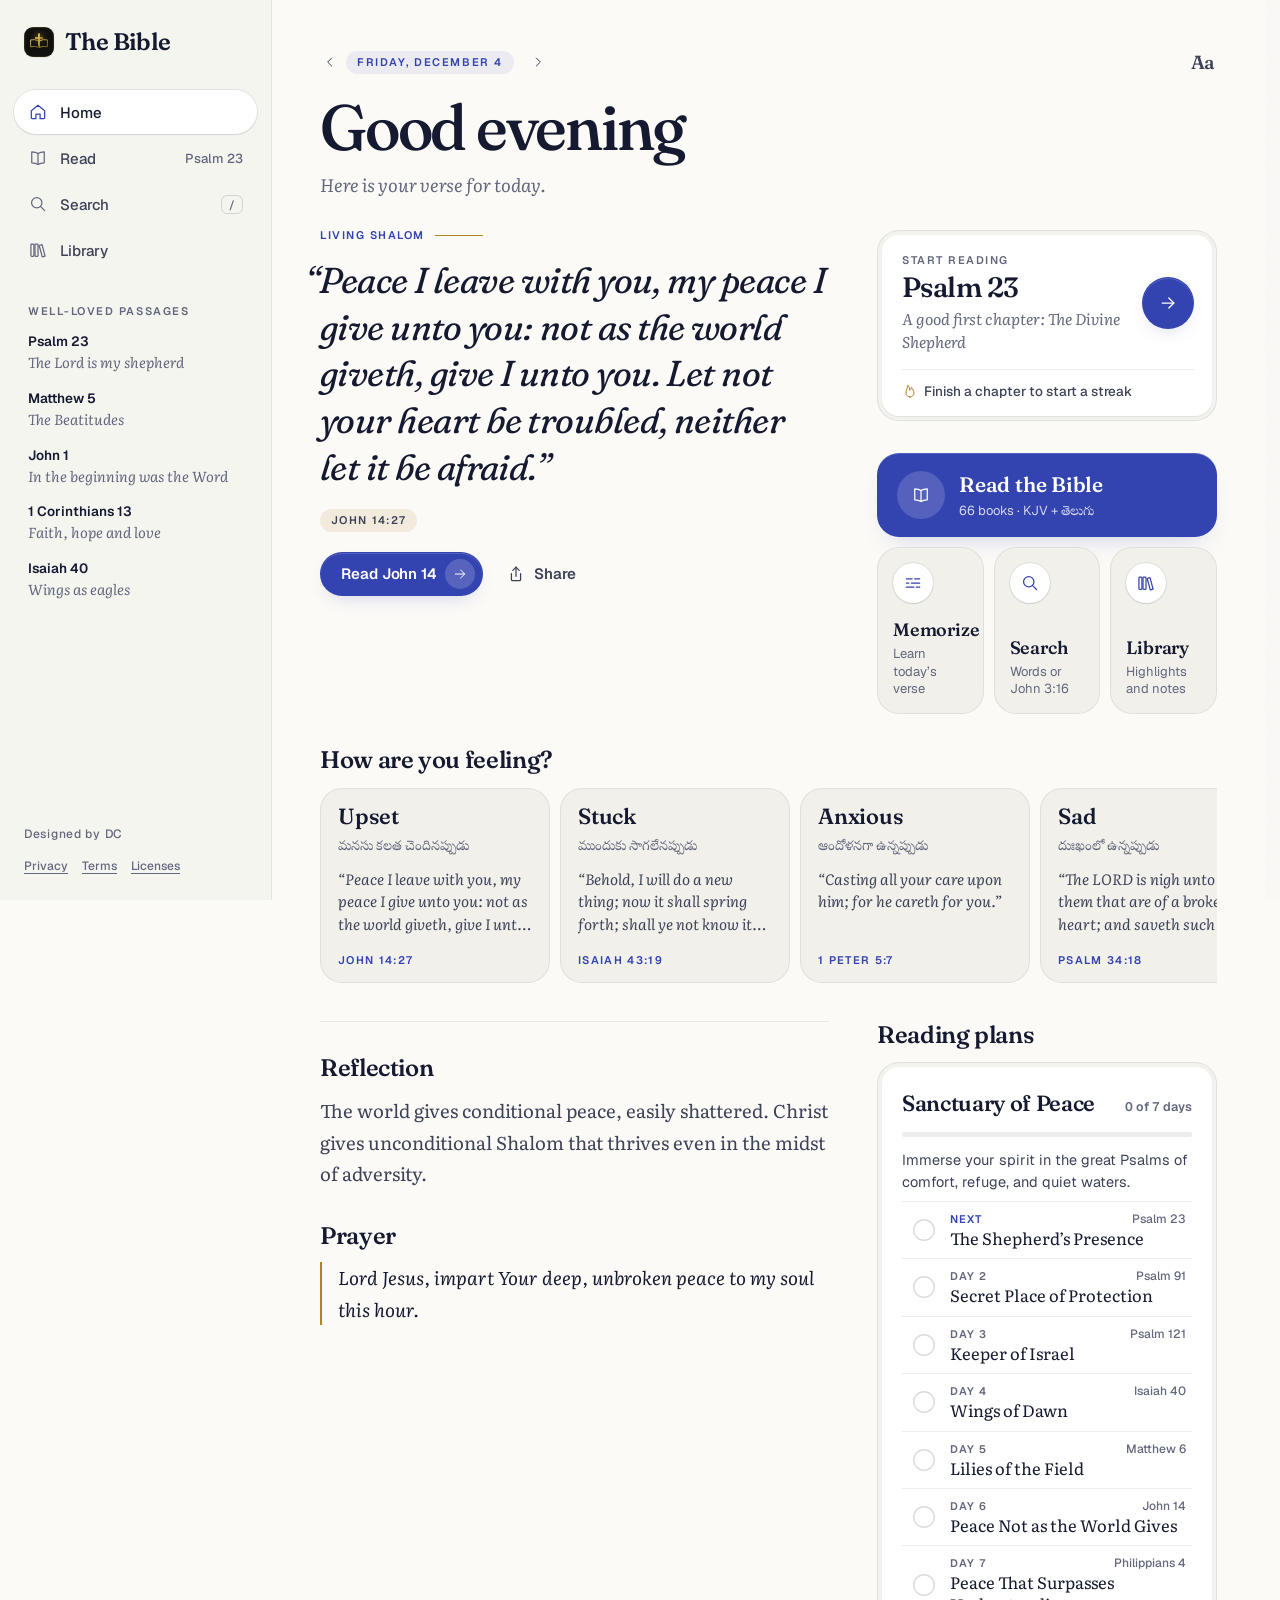
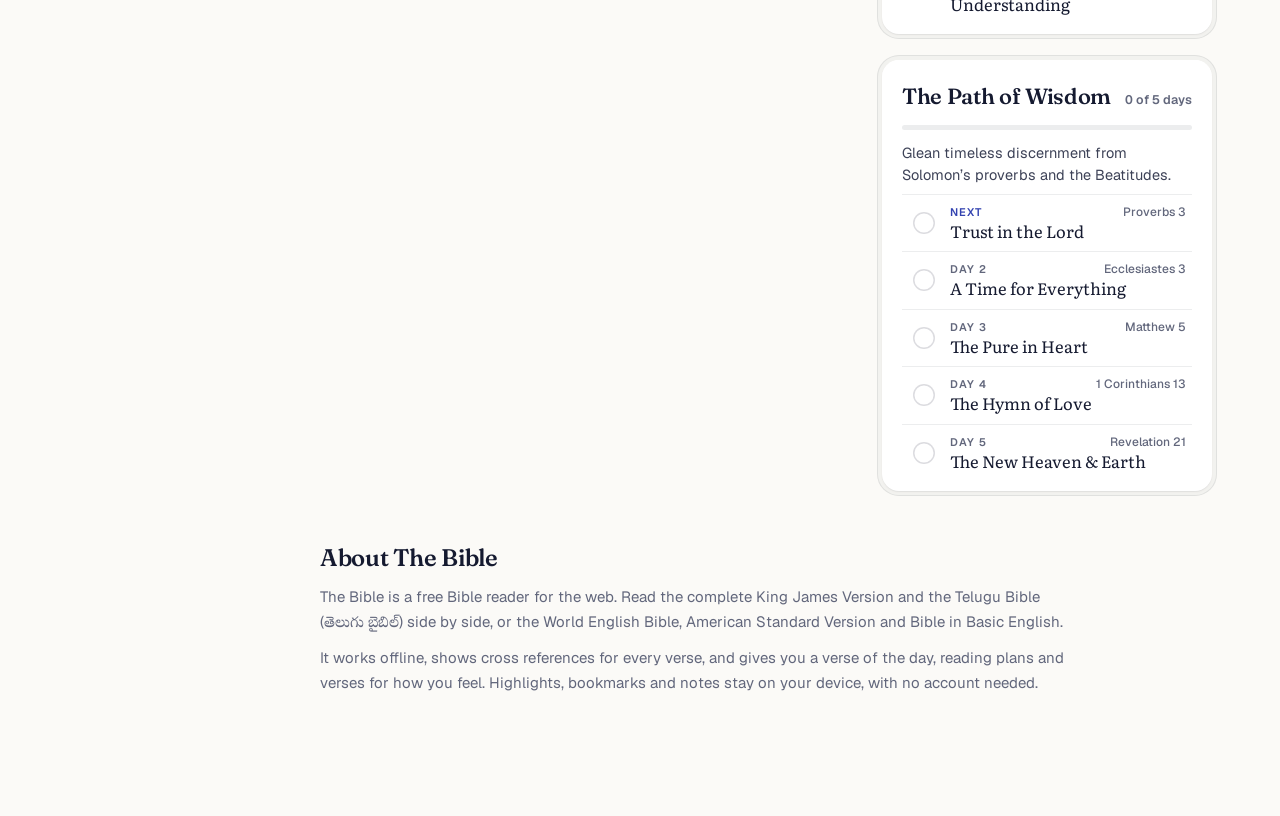
<file: index.html>
<!DOCTYPE html>
<html lang="en" class="theme-parchment font-serif">
<head>
  <meta charset="UTF-8">
  <meta name="viewport" content="width=device-width, initial-scale=1, viewport-fit=cover, interactive-widget=resizes-content">
  <title>The Bible – Read the KJV and Telugu Bible Online, Free</title>
  <meta name="description" content="Read the King James Bible and the Telugu Bible (తెలుగు బైబిల్) side by side, free and offline. Daily verse, cross references, highlights and notes kept on your device.">
  <link rel="canonical" href="https://thebible.dcbuilds.in/">
  <meta name="robots" content="index, follow, max-image-preview:large, max-snippet:-1, max-video-preview:-1">

  <link rel="manifest" href="manifest.webmanifest">
  <meta name="theme-color" content="#FBFAF7" media="(prefers-color-scheme: light)">
  <meta name="theme-color" content="#0C1020" media="(prefers-color-scheme: dark)">
  <meta name="color-scheme" content="light dark">
  <meta name="mobile-web-app-capable" content="yes">
  <meta name="apple-mobile-web-app-capable" content="yes">
  <meta name="apple-mobile-web-app-status-bar-style" content="default">
  <meta name="apple-mobile-web-app-title" content="The Bible">
  <link rel="icon" type="image/svg+xml" href="icons/favicon.svg">
  <link rel="apple-touch-icon" href="icons/icon-180.png">

  <!-- Link previews -->
  <meta property="og:type" content="website">
  <meta property="og:site_name" content="The Bible">
  <meta property="og:locale" content="en_IN">
  <meta property="og:url" content="https://thebible.dcbuilds.in/">
  <meta property="og:title" content="The Bible – Read the KJV and Telugu Bible Online">
  <meta property="og:description" content="Read the King James Bible and the Telugu Bible side by side, free and offline, with a daily verse and cross references.">
  <meta property="og:image" content="https://thebible.dcbuilds.in/og-image.png">
  <meta property="og:image:type" content="image/png">
  <meta property="og:image:width" content="1200">
  <meta property="og:image:height" content="630">
  <meta property="og:image:alt" content="The Bible: read the King James Bible and the Telugu Bible side by side.">
  <meta name="twitter:card" content="summary_large_image">
  <meta name="twitter:title" content="The Bible – Read the KJV and Telugu Bible Online">
  <meta name="twitter:description" content="Read the King James Bible and the Telugu Bible side by side, free and offline, with a daily verse and cross references.">
  <meta name="twitter:image" content="https://thebible.dcbuilds.in/og-image.png">
  <meta name="twitter:image:alt" content="The Bible: read the King James Bible and the Telugu Bible side by side.">

  <script type="application/ld+json">
  {
    "@context": "https://schema.org",
    "@graph": [
      {
        "@type": "WebSite",
        "@id": "https://thebible.dcbuilds.in/#website",
        "url": "https://thebible.dcbuilds.in/",
        "name": "The Bible",
        "description": "Read the King James Bible and the Telugu Bible (తెలుగు బైబిల్) side by side, free and offline. Daily verse, cross references, highlights and notes kept on your device.",
        "inLanguage": [
          "en",
          "te"
        ],
        "publisher": {
          "@id": "https://thebible.dcbuilds.in/#publisher"
        }
      },
      {
        "@type": "Organization",
        "@id": "https://thebible.dcbuilds.in/#publisher",
        "name": "DC"
      },
      {
        "@type": "WebApplication",
        "@id": "https://thebible.dcbuilds.in/#app",
        "name": "The Bible",
        "url": "https://thebible.dcbuilds.in/",
        "description": "Read the King James Bible and the Telugu Bible (తెలుగు బైబిల్) side by side, free and offline. Daily verse, cross references, highlights and notes kept on your device.",
        "applicationCategory": "ReferenceApplication",
        "operatingSystem": "Any",
        "browserRequirements": "Requires JavaScript",
        "inLanguage": [
          "en",
          "te"
        ],
        "isAccessibleForFree": true,
        "offers": {
          "@type": "Offer",
          "price": "0",
          "priceCurrency": "INR"
        },
        "featureList": [
          "King James Version and Telugu Bible side by side",
          "World English Bible, American Standard Version and Bible in Basic English",
          "Works offline",
          "Cross references for each verse",
          "Verse of the day, reflection and prayer",
          "Highlights, bookmarks and notes stored on the device"
        ],
        "image": "https://thebible.dcbuilds.in/og-image.png",
        "publisher": {
          "@id": "https://thebible.dcbuilds.in/#publisher"
        }
      }
    ]
  }
  </script>

  <!-- Fonts are self-hosted so they work offline from the first install -->
  <!-- Fetch every app module in parallel instead of one import at a time. Fonts are not preloaded:
       on slow connections they held up the first paint (measured: LCP 4.5 s with preloads, 2.8 s without) -->
  <link rel="modulepreload" href="js/app.js">
  <link rel="modulepreload" href="js/bible-data.js">
  <link rel="modulepreload" href="js/bible-source.js">
  <link rel="modulepreload" href="js/storage.js">
  <link rel="modulepreload" href="js/pwa.js">
  <link rel="modulepreload" href="js/share-card.js">
  <link rel="modulepreload" href="js/cross-refs.js">
  <link rel="modulepreload" href="js/util.js">

  <script>
    // Apply the saved theme before first paint so night readers never see a light flash.
    (function () {
      try {
        var p = JSON.parse(localStorage.getItem('scriptura_preferences') || '{}');
        var t = { 'theme-olive': 'theme-parchment', 'theme-obsidian': 'theme-cathedral' }[p.theme] || p.theme || 'auto';
        if (t === 'auto') t = matchMedia('(prefers-color-scheme: dark)').matches ? 'theme-cathedral' : 'theme-parchment';
        document.documentElement.className = t + ' font-serif';
      } catch (e) {}
    })();
  </script>

  <link rel="stylesheet" href="css/fonts.css">
  <link rel="stylesheet" href="css/themes.css">
  <link rel="stylesheet" href="css/style.css">
  <link rel="stylesheet" href="css/mobile.css">
</head>
<body data-view="daily">
  <noscript>
    <div class="noscript-note">
      <h1>The Bible</h1>
      <p>Read the King James Bible and the Telugu Bible side by side, free and offline. This reader needs JavaScript to show the Bible text; please turn it on in your browser.</p>
      <p><a href="privacy.html">Privacy</a> · <a href="terms.html">Terms</a> · <a href="licenses.html">Licenses &amp; credits</a></p>
    </div>
  </noscript>
  <a class="skip-link" href="#reading-content">Skip to scripture</a>

  <!-- Icon set: 24px grid, 1.5 stroke, round joins -->
  <svg class="sprite" aria-hidden="true" focusable="false">
    <symbol id="i-read" viewBox="0 0 24 24"><path d="M12 6.6C10.2 5.3 7.7 4.6 4.5 4.6v13.1c3.2 0 5.7.7 7.5 2 1.8-1.3 4.3-2 7.5-2V4.6c-3.2 0-5.7.7-7.5 2z"/><path d="M12 6.6v13.1"/></symbol>
    <symbol id="i-home" viewBox="0 0 24 24"><path d="M4 10.5 12 4l8 6.5V19a1 1 0 0 1-1 1h-4.5v-5.5h-5V20H5a1 1 0 0 1-1-1z"/></symbol>
    <symbol id="i-today" viewBox="0 0 24 24"><path d="M3 18.5h18"/><path d="M7 18.5a5 5 0 0 1 10 0"/><path d="M12 5.5v3"/><path d="M5.3 9.8l1.9 1.9"/><path d="M18.7 9.8l-1.9 1.9"/></symbol>
    <symbol id="i-search" viewBox="0 0 24 24"><circle cx="10.5" cy="10.5" r="6.2"/><path d="M15.2 15.2 20 20"/></symbol>
    <symbol id="i-library" viewBox="0 0 24 24"><rect x="3.5" y="5" width="3.6" height="14.5" rx=".9"/><rect x="8.4" y="5" width="3.6" height="14.5" rx=".9"/><path d="M13.4 6.6l3.4-.95 3.7 13.6-3.4.95z"/></symbol>
    <symbol id="i-chev-left" viewBox="0 0 24 24"><path d="M14.5 6l-6 6 6 6"/></symbol>
    <symbol id="i-chev-right" viewBox="0 0 24 24"><path d="M9.5 6l6 6-6 6"/></symbol>
    <symbol id="i-chev-down" viewBox="0 0 24 24"><path d="M6.5 9.5l5.5 5.5 5.5-5.5"/></symbol>
    <symbol id="i-arrow-right" viewBox="0 0 24 24"><path d="M5 12h14"/><path d="M13 6l6 6-6 6"/></symbol>
    <symbol id="i-close" viewBox="0 0 24 24"><path d="M6.5 6.5l11 11M17.5 6.5l-11 11"/></symbol>
    <symbol id="i-check" viewBox="0 0 24 24"><path d="M5 12.5l4.5 4.5L19 7.5"/></symbol>
    <symbol id="i-bookmark" viewBox="0 0 24 24"><path d="M7 3.8h10a1 1 0 0 1 1 1v15.4l-6-4.3-6 4.3V4.8a1 1 0 0 1 1-1z"/></symbol>
    <symbol id="i-note" viewBox="0 0 24 24"><path d="M4.5 19.5v-3.3L16 4.7a1.9 1.9 0 0 1 2.7 0l.6.6a1.9 1.9 0 0 1 0 2.7L7.8 19.5z"/><path d="M14 6.7l3.3 3.3"/></symbol>
    <symbol id="i-share" viewBox="0 0 24 24"><path d="M12 3.8v11"/><path d="M8.2 7.6 12 3.8l3.8 3.8"/><path d="M6.5 11.5v7a1.5 1.5 0 0 0 1.5 1.5h8a1.5 1.5 0 0 0 1.5-1.5v-7"/></symbol>
    <symbol id="i-related" viewBox="0 0 24 24"><path d="M9.5 14.5l5-5"/><path d="M11 6.5l1.4-1.4a4 4 0 0 1 5.7 5.7L16.7 12.2"/><path d="M13 17.5l-1.4 1.4a4 4 0 0 1-5.7-5.7L7.3 11.8"/></symbol>
    <symbol id="i-copy" viewBox="0 0 24 24"><rect x="8.5" y="8.5" width="11" height="11" rx="2"/><path d="M15.5 8.5V6a1.5 1.5 0 0 0-1.5-1.5H6A1.5 1.5 0 0 0 4.5 6v8A1.5 1.5 0 0 0 6 15.5h2.5"/></symbol>
    <symbol id="i-trash" viewBox="0 0 24 24"><path d="M4.5 7h15"/><path d="M9.5 7V4.8h5V7"/><path d="M6.5 7l.9 12.2a1 1 0 0 0 1 .9h7.2a1 1 0 0 0 1-.9L17.5 7"/></symbol>
    <symbol id="i-none" viewBox="0 0 24 24"><circle cx="12" cy="12" r="7.5"/><path d="M6.8 17.2 17.2 6.8"/></symbol>
    <symbol id="i-highlight" viewBox="0 0 24 24"><path d="M14.5 4.5l5 5-8.2 8.2H6.3v-5z"/><path d="M4 20.5h16"/></symbol>
    <symbol id="i-download" viewBox="0 0 24 24"><path d="M12 4v11"/><path d="M7.5 10.5 12 15l4.5-4.5"/><path d="M5 19.5h14"/></symbol>
    <symbol id="i-upload" viewBox="0 0 24 24"><path d="M12 15V4"/><path d="M7.5 8.5 12 4l4.5 4.5"/><path d="M5 19.5h14"/></symbol>
    <symbol id="i-refresh" viewBox="0 0 24 24"><path d="M19.5 12a7.5 7.5 0 1 1-2.2-5.3"/><path d="M19.5 4.5v4h-4"/></symbol>
    <symbol id="i-cloud" viewBox="0 0 24 24"><path d="M7.5 18.5H7a4.5 4.5 0 0 1-.6-9 6 6 0 0 1 11.4 1.4A3.8 3.8 0 0 1 17 18.5h-.5"/><path d="M12 11.5v8"/><path d="M9 16.5l3 3 3-3"/></symbol>
    <symbol id="i-flame" viewBox="0 0 24 24"><path d="M12 21a6 6 0 0 0 6-6c0-3.5-2.6-5.6-3.6-8.4-.8 2.3-1.4 3.7-3 4.4.3-2.6-.6-5.5-2.6-7.5C8.6 7.4 6 9.7 6 15a6 6 0 0 0 6 6z"/></symbol>
    <symbol id="i-memorize" viewBox="0 0 24 24"><path d="M4 7h7"/><path d="M14 7h6"/><path d="M4 12h3"/><path d="M10 12h10"/><path d="M4 17h9"/><path d="M16 17h4"/></symbol>
    <symbol id="i-cross" viewBox="0 0 24 24"><path d="M12 3v18M6.5 8.5h11"/></symbol>
  </svg>

  <div class="app-shell">

    <!-- Desktop sidebar -->
    <aside class="rail" aria-label="Sidebar">
      <button class="rail-brand pressable" data-tab="daily" aria-label="The Bible, go home">
        <img src="icons/favicon.svg" alt="" width="30" height="30">
        <span class="wordmark">The Bible</span>
      </button>

      <nav class="rail-nav" aria-label="Primary">
        <button class="rail-link pressable is-active" data-tab="daily" aria-current="page">
          <svg class="icon" aria-hidden="true"><use href="#i-home"/></svg>
          <span>Home</span>
          <span class="rail-meta rail-streak" id="rail-streak"></span>
        </button>
        <button class="rail-link pressable" data-tab="reader">
          <svg class="icon" aria-hidden="true"><use href="#i-read"/></svg>
          <span>Read</span>
          <span class="rail-meta" data-passage-label>Psalm 23</span>
        </button>
        <button class="rail-link pressable" data-tab="search">
          <svg class="icon" aria-hidden="true"><use href="#i-search"/></svg>
          <span>Search</span>
          <kbd class="rail-kbd" aria-hidden="true">/</kbd>
        </button>
        <button class="rail-link pressable" data-tab="library">
          <svg class="icon" aria-hidden="true"><use href="#i-library"/></svg>
          <span>Library</span>
          <span class="rail-meta" id="rail-library-count"></span>
        </button>
      </nav>

      <section class="rail-section" aria-labelledby="rail-passages-title">
        <h2 class="rail-heading" id="rail-passages-title">Well-loved passages</h2>
        <ul class="rail-passages">
          <li><button class="passage-link pressable" data-goto="Psalms|23"><span class="pl-ref">Psalm 23</span><span class="pl-title">The Lord is my shepherd</span></button></li>
          <li><button class="passage-link pressable" data-goto="Matthew|5"><span class="pl-ref">Matthew 5</span><span class="pl-title">The Beatitudes</span></button></li>
          <li><button class="passage-link pressable" data-goto="John|1"><span class="pl-ref">John 1</span><span class="pl-title">In the beginning was the Word</span></button></li>
          <li><button class="passage-link pressable" data-goto="1 Corinthians|13"><span class="pl-ref">1 Corinthians 13</span><span class="pl-title">Faith, hope and love</span></button></li>
          <li><button class="passage-link pressable" data-goto="Isaiah|40"><span class="pl-ref">Isaiah 40</span><span class="pl-title">Wings as eagles</span></button></li>
        </ul>
      </section>
      <div class="rail-credit">
        <p>Designed by DC</p>
        <nav class="credit-links" aria-label="Policies"><a href="privacy.html">Privacy</a><a href="terms.html">Terms</a><a href="licenses.html">Licenses</a></nav>
      </div>
    </aside>

    <div class="main-col">
      <header class="top-bar" id="top-bar">
        <div class="top-bar-inner">
          <div class="top-lead">
            <button id="btn-picker-location" class="location-btn pressable reader-only" aria-haspopup="dialog">
              <span class="location-text" id="location-text">Psalm 23</span>
              <svg class="icon icon-sm" aria-hidden="true"><use href="#i-chev-down"/></svg>
            </button>
            <button class="icon-btn pressable reader-only hide-xs" id="btn-prev-top" aria-label="Previous chapter">
              <svg class="icon" aria-hidden="true"><use href="#i-chev-left"/></svg>
            </button>
            <button class="icon-btn pressable reader-only hide-xs" id="btn-next-top" aria-label="Next chapter">
              <svg class="icon" aria-hidden="true"><use href="#i-chev-right"/></svg>
            </button>
          </div>
          <div class="top-actions">
            <span id="offline-indicator" class="offline-pill hidden">Offline</span>
            <button class="icon-btn pressable" id="btn-appearance" aria-haspopup="dialog" aria-label="Reading settings">
              <span class="aa-glyph" aria-hidden="true">Aa</span>
            </button>
            <button class="icon-btn pressable pwa-install-btn hidden" aria-label="Install The Bible">
              <svg class="icon" aria-hidden="true"><use href="#i-download"/></svg>
            </button>
          </div>
          <div class="read-progress" id="read-progress" aria-hidden="true"></div>
        </div>
      </header>

      <main class="views" id="main">

        <!-- READ -->
        <section id="view-reader" class="view" aria-label="Reader">
          <header class="chapter-head">
            <div class="eyebrow-row" id="chapter-eyebrow"><span class="eyebrow">Psalm 23</span></div>
            <h1 class="chapter-title" id="chapter-title">The Divine Shepherd</h1>
            <p class="chapter-sub" id="chapter-subtitle">A Psalm of David</p>
          </header>
          <div id="chapter-notice" class="chapter-notice hidden" role="status"></div>
          <article id="reading-content" class="scripture" tabindex="-1" aria-label="Scripture text" aria-busy="false"></article>
          <div id="chapter-end" class="chapter-end" aria-hidden="true"></div>
          <nav class="chapter-nav" id="chapter-nav" aria-label="Chapters"></nav>
        </section>

        <!-- HOME -->
        <section id="view-daily" class="view is-active" aria-labelledby="home-title">
          <header class="view-head home-head">
            <div class="view-head-top">
              <div class="day-nav">
                <button class="icon-btn icon-btn--sm pressable" id="daily-prev" aria-label="Previous day"><svg class="icon icon-sm" aria-hidden="true"><use href="#i-chev-left"/></svg></button>
                <p class="eyebrow" id="daily-date">Today</p>
                <button class="icon-btn icon-btn--sm pressable" id="daily-next" aria-label="Next day"><svg class="icon icon-sm" aria-hidden="true"><use href="#i-chev-right"/></svg></button>
                <button class="text-link hidden" id="daily-reset">Back to today</button>
              </div>
              <button class="icon-btn pressable" data-action="open-settings" aria-haspopup="dialog" aria-label="Reading settings"><span class="aa-glyph" aria-hidden="true">Aa</span></button>
            </div>
            <h1 class="view-title" id="home-title"><span class="visually-hidden">The Bible: </span><span id="daily-heading">Good morning</span></h1>
            <p class="home-sub" id="home-sub">Here is your verse for today.</p>
          </header>

          <div class="home-grid">
            <!-- Verse of the day -->
            <section class="home-verse" aria-label="Verse of the day">
              <p class="today-theme" id="daily-tag">Divine peace</p>
              <blockquote class="today-verse">
                <p id="daily-quote"></p>
                <footer><cite id="daily-ref"></cite></footer>
              </blockquote>
              <div class="today-actions">
                <button id="daily-jump-btn" class="btn btn-primary pressable">
                  <span id="daily-jump-label">Read the chapter</span>
                  <span class="btn-orb" aria-hidden="true"><svg class="icon icon-sm"><use href="#i-arrow-right"/></svg></span>
                </button>
                <button id="daily-share-btn" class="btn btn-quiet pressable">
                  <svg class="icon" aria-hidden="true"><use href="#i-share"/></svg><span>Share</span>
                </button>
              </div>
            </section>

            <!-- Continue reading and stats -->
            <aside class="today-continue bezel" id="continue-card" aria-label="Your reading"></aside>

            <!-- Quick actions -->
            <nav class="home-tiles" aria-label="Quick actions">
              <button class="home-tile home-tile--primary pressable" data-action="open-picker">
                <span class="tile-icon"><svg class="icon" aria-hidden="true"><use href="#i-read"/></svg></span>
                <span class="tile-title">Read the Bible</span>
                <span class="tile-sub" id="tile-read-sub">66 books · KJV</span>
              </button>
              <button class="home-tile pressable" data-action="memorize-today">
                <span class="tile-icon"><svg class="icon" aria-hidden="true"><use href="#i-memorize"/></svg></span>
                <span class="tile-title">Memorize</span>
                <span class="tile-sub">Learn today’s verse</span>
              </button>
              <button class="home-tile pressable" data-tab="search">
                <span class="tile-icon"><svg class="icon" aria-hidden="true"><use href="#i-search"/></svg></span>
                <span class="tile-title">Search</span>
                <span class="tile-sub">Words or John 3:16</span>
              </button>
              <button class="home-tile pressable" data-tab="library">
                <span class="tile-icon"><svg class="icon" aria-hidden="true"><use href="#i-library"/></svg></span>
                <span class="tile-title">Library</span>
                <span class="tile-sub" id="tile-library-sub">Highlights and notes</span>
              </button>
            </nav>

            <!-- A verse for how you feel -->
            <section class="home-passages" aria-labelledby="passages-title">
              <h2 class="section-title" id="passages-title">How are you feeling?</h2>
              <div class="passage-strip" id="passage-strip"></div>
            </section>

            <div class="home-col">
              <!-- Reflection and prayer -->
              <section class="home-reflect" aria-label="Reflection and prayer">
                <div class="reflect-block">
                  <h2 class="section-title" id="reflection-title">Reflection</h2>
                  <p id="daily-med-text" class="prose"></p>
                </div>
                <div class="reflect-block">
                  <h2 class="section-title" id="prayer-title">Prayer</h2>
                  <p id="daily-prayer-text" class="prose prayer"></p>
                </div>
              </section>
  
              </div>

            <!-- Plans -->
            <section class="today-plans" aria-labelledby="plans-title">
              <h2 class="section-title" id="plans-title">Reading plans</h2>
              <div id="reading-plans-list" class="plan-list"></div>
            </section>
          </div>
          <section class="home-about" aria-labelledby="about-title">
            <h2 class="section-title" id="about-title">About The Bible</h2>
            <p>The Bible is a free Bible reader for the web. Read the complete King James Version and the Telugu Bible (<span lang="te">తెలుగు బైబిల్</span>) side by side, or the World English Bible, American Standard Version and Bible in Basic English.</p>
            <p>It works offline, shows cross references for every verse, and gives you a verse of the day, reading plans and verses for how you feel. Highlights, bookmarks and notes stay on your device, with no account needed.</p>
          </section>

          <footer class="app-credit">
            <p>Designed by DC</p>
            <nav class="credit-links" aria-label="Policies"><a href="privacy.html">Privacy</a><a href="terms.html">Terms</a><a href="licenses.html">Licenses</a></nav>
          </footer>
        </section>

        <!-- SEARCH -->
        <section id="view-search" class="view" aria-labelledby="search-heading">
          <header class="view-head">
            <div class="view-head-top">
              <p class="eyebrow" id="search-scope">On this device</p>
              <button class="icon-btn pressable" data-action="open-settings" aria-haspopup="dialog" aria-label="Reading settings"><span class="aa-glyph" aria-hidden="true">Aa</span></button>
            </div>
            <h1 class="view-title" id="search-heading">Search</h1>
          </header>
          <form class="search-box" id="search-form" role="search">
            <svg class="icon search-icon" aria-hidden="true"><use href="#i-search"/></svg>
            <label class="visually-hidden" for="search-query-input">Search scripture or go to a reference</label>
            <input type="search" id="search-query-input" class="search-input" placeholder="Search words, or try “John 3:16”" autocomplete="off" autocapitalize="none" autocorrect="off" spellcheck="false" enterkeyhint="search">
            <button type="button" class="icon-btn search-clear hidden" id="search-clear" aria-label="Clear search">
              <svg class="icon icon-sm" aria-hidden="true"><use href="#i-close"/></svg>
            </button>
          </form>
          <div class="chip-row" aria-label="Suggested searches">
            <span class="chip-label">Try</span>
            <button class="chip pressable" data-query="shepherd">shepherd</button>
            <button class="chip pressable" data-query="peace">peace</button>
            <button class="chip pressable" data-query="light">light</button>
            <button class="chip pressable" data-query="strength">strength</button>
            <button class="chip pressable" data-query="Romans 8">Romans 8</button>
          </div>
          <div id="search-results" class="search-results" aria-live="polite"></div>
        </section>

        <!-- LIBRARY -->
        <section id="view-library" class="view" aria-labelledby="library-heading">
          <header class="view-head">
            <div class="view-head-top">
              <p class="eyebrow">Kept on this device</p>
              <button class="icon-btn pressable" data-action="open-settings" aria-haspopup="dialog" aria-label="Reading settings"><span class="aa-glyph" aria-hidden="true">Aa</span></button>
            </div>
            <h1 class="view-title" id="library-heading">Library</h1>
          </header>
          <div class="segmented" role="tablist" aria-label="Library sections" id="library-tabs">
            <button class="segment pressable" role="tab" data-lib="highlights" aria-selected="true" aria-controls="library-list">Highlights <span class="count" id="count-highlights">0</span></button>
            <button class="segment pressable" role="tab" data-lib="bookmarks" aria-selected="false" aria-controls="library-list">Bookmarks <span class="count" id="count-bookmarks">0</span></button>
            <button class="segment pressable" role="tab" data-lib="notes" aria-selected="false" aria-controls="library-list">Notes <span class="count" id="count-notes">0</span></button>
          </div>
          <div class="color-filter hidden" id="color-filter" role="group" aria-label="Filter highlights by color"></div>
          <div id="library-list" class="lib-list" role="tabpanel" aria-labelledby="library-heading"></div>

          <section class="lib-backup" aria-labelledby="backup-title">
            <h2 class="section-title section-title--sm" id="backup-title">Back up your library</h2>
            <p class="lib-backup-text">Highlights, bookmarks, notes and plan progress live only in this browser. Save a backup file before clearing site data or changing phones.</p>
            <div class="lib-backup-actions">
              <button class="btn btn-secondary pressable" id="btn-export">
                <svg class="icon icon-sm" aria-hidden="true"><use href="#i-download"/></svg><span>Save backup</span>
              </button>
              <label class="btn btn-quiet pressable" for="import-file">
                <svg class="icon icon-sm" aria-hidden="true"><use href="#i-upload"/></svg><span>Restore from file</span>
              </label>
              <input type="file" id="import-file" class="visually-hidden" accept="application/json,.json">
            </div>
          </section>
        </section>
      </main>
    </div>
  </div>

  <!-- Phone and tablet navigation -->
  <nav class="tab-bar" id="tab-bar" aria-label="Primary">
    <span class="tab-indicator" aria-hidden="true"></span>
    <button class="tab pressable is-active" data-tab="daily" aria-current="page">
      <svg class="icon" aria-hidden="true"><use href="#i-home"/></svg><span>Home</span>
    </button>
    <button class="tab pressable" data-tab="reader">
      <svg class="icon" aria-hidden="true"><use href="#i-read"/></svg><span>Read</span>
    </button>
    <button class="tab pressable" data-tab="search">
      <svg class="icon" aria-hidden="true"><use href="#i-search"/></svg><span>Search</span>
    </button>
    <button class="tab pressable" data-tab="library">
      <svg class="icon" aria-hidden="true"><use href="#i-library"/></svg><span>Library</span>
    </button>
  </nav>

  <!-- Verse actions -->
  <div id="verse-action-bar" class="verse-toolbar" role="toolbar" aria-label="Verse actions" aria-hidden="true" inert>
    <div class="vt-row">
      <span class="vt-ref" id="vt-ref"></span>
      <div class="hl-palette" role="group" aria-label="Highlight color">
        <button class="hl-swatch" data-color="gold" aria-label="Gold highlight" aria-pressed="false"></button>
        <button class="hl-swatch" data-color="rose" aria-label="Rose highlight" aria-pressed="false"></button>
        <button class="hl-swatch" data-color="emerald" aria-label="Green highlight" aria-pressed="false"></button>
        <button class="hl-swatch" data-color="sky" aria-label="Blue highlight" aria-pressed="false"></button>
        <button class="hl-swatch" data-color="amethyst" aria-label="Violet highlight" aria-pressed="false"></button>
        <button class="hl-swatch hl-clear" data-color="clear" aria-label="Remove highlight">
          <svg class="icon icon-sm" aria-hidden="true"><use href="#i-none"/></svg>
        </button>
      </div>
    </div>
    <div class="vt-actions">
      <button id="btn-action-bookmark" class="vt-btn pressable" aria-pressed="false">
        <svg class="icon" aria-hidden="true"><use href="#i-bookmark"/></svg><span id="vt-bookmark-label">Bookmark</span>
      </button>
      <button id="btn-action-note" class="vt-btn pressable">
        <svg class="icon" aria-hidden="true"><use href="#i-note"/></svg><span>Note</span>
      </button>
      <button id="btn-action-related" class="vt-btn pressable">
        <svg class="icon" aria-hidden="true"><use href="#i-related"/></svg><span>Related</span>
        <b class="vt-badge" id="vt-related-count" hidden></b>
      </button>
      <button id="btn-action-copy" class="vt-btn pressable">
        <svg class="icon" aria-hidden="true"><use href="#i-copy"/></svg><span>Copy</span>
      </button>
      <button id="btn-action-share" class="vt-btn pressable">
        <svg class="icon" aria-hidden="true"><use href="#i-share"/></svg><span>Share</span>
      </button>
      <button id="btn-action-memorize" class="vt-btn pressable">
        <svg class="icon" aria-hidden="true"><use href="#i-memorize"/></svg><span>Memorize</span>
      </button>
    </div>
  </div>

  <!-- After following a cross reference: one tap back to the verse it came from -->
  <div class="xref-return" id="xref-return" hidden>
    <button class="xref-back pressable" id="xref-back">
      <svg class="icon icon-sm" aria-hidden="true"><use href="#i-chev-left"/></svg>
      <span id="xref-back-label">Back</span>
    </button>
    <button class="xref-dismiss pressable" id="xref-dismiss" aria-label="Hide">
      <svg class="icon icon-sm" aria-hidden="true"><use href="#i-close"/></svg>
    </button>
  </div>

  <!-- Sheets: one full-screen layer with a scrim; the open sheet sits at its foot -->
  <div class="sheet-layer" id="sheet-layer" hidden>
  <div class="sheet-scrim" id="sheet-scrim"></div>

  <!-- Sheet: cross references -->
  <div id="xref-sheet" class="sheet sheet--tall" role="dialog" aria-modal="true" tabindex="-1" hidden aria-labelledby="xref-title">
    <div class="sheet-grip" data-sheet-grip>
      <div class="sheet-handle" aria-hidden="true"></div>
      <div class="sheet-head">
        <h2 class="sheet-title" id="xref-title">Related verses</h2>
        <button class="icon-btn pressable sheet-close-btn" aria-label="Close">
          <svg class="icon" aria-hidden="true"><use href="#i-close"/></svg>
        </button>
      </div>
    </div>
    <div class="sheet-body" id="xref-body"></div>
  </div>

  <!-- Sheet: permission to save on this device -->
  <div id="consent-sheet" class="sheet" role="dialog" aria-modal="true" tabindex="-1" hidden aria-labelledby="consent-title" aria-describedby="consent-lead">
    <div class="sheet-grip" data-sheet-grip>
      <div class="sheet-handle" aria-hidden="true"></div>
      <div class="sheet-head">
        <h2 class="sheet-title" id="consent-title">Save on this device?</h2>
      </div>
    </div>
    <div class="sheet-body">
      <p class="consent-lead" id="consent-lead">To keep your highlights, bookmarks, notes, settings and reading streak after you close the app, The Bible needs to store them in this browser.</p>
      <ul class="consent-points">
        <li><svg class="icon icon-sm" aria-hidden="true"><use href="#i-check"/></svg>Stays in this browser on this device. Nothing is sent to a server.</li>
        <li><svg class="icon icon-sm" aria-hidden="true"><use href="#i-check"/></svg>No tracking or advertising cookies, and no account.</li>
        <li><svg class="icon icon-sm" aria-hidden="true"><use href="#i-check"/></svg>You can turn it off and delete everything in Settings at any time.</li>
      </ul>
      <div class="consent-actions">
        <button class="btn btn-primary pressable" id="consent-allow">Allow saving</button>
        <button class="btn btn-secondary pressable" id="consent-later">Not now</button>
      </div>
      <p class="consent-note">With “Not now”, what you just did lasts until you close the app. <a href="privacy.html">Privacy policy</a></p>
    </div>
  </div>

  <!-- Sheet: book and chapter picker -->
  <div id="picker-sheet" class="sheet sheet--tall" role="dialog" aria-modal="true" tabindex="-1" hidden aria-labelledby="picker-title">
    <div class="sheet-grip" data-sheet-grip>
      <div class="sheet-handle" aria-hidden="true"></div>
      <div class="sheet-head">
        <button class="icon-btn pressable picker-back hidden" id="picker-back" aria-label="Back to books">
          <svg class="icon" aria-hidden="true"><use href="#i-chev-left"/></svg>
        </button>
        <h2 class="sheet-title" id="picker-title">Books</h2>
        <button class="icon-btn pressable sheet-close-btn" aria-label="Close">
          <svg class="icon" aria-hidden="true"><use href="#i-close"/></svg>
        </button>
      </div>
    </div>
    <div class="sheet-body" id="picker-body">
      <div class="picker-pane is-active" data-pane="books">
        <div class="picker-filters">
          <div class="chip-row chip-row--scroll" id="canon-filters" role="group" aria-label="Filter books">
            <button class="chip pressable is-active" data-filter="ALL" aria-pressed="true">All</button>
            <button class="chip pressable" data-filter="OT" aria-pressed="false">Old Testament</button>
            <button class="chip pressable" data-filter="NT" aria-pressed="false">New Testament</button>
            <button class="chip pressable" data-filter="STARTED" aria-pressed="false">Started</button>
            <button class="chip pressable" data-filter="POETRY" aria-pressed="false">Poetry &amp; wisdom</button>
            <button class="chip pressable" data-filter="GOSPELS" aria-pressed="false">Gospels</button>
          </div>
        </div>
        <div id="canon-books-grid" class="book-list"></div>
      </div>
      <div class="picker-pane" data-pane="chapters">
        <p class="picker-legend" id="picker-legend">
          <span><i class="legend-dot is-read"></i>Read</span>
        </p>
        <div id="chapter-matrix" class="chapter-grid"></div>
      </div>
    </div>
  </div>

  <!-- Sheet: reading settings -->
  <div id="appearance-drawer" class="sheet" role="dialog" aria-modal="true" tabindex="-1" hidden aria-labelledby="settings-title">
    <div class="sheet-grip" data-sheet-grip>
      <div class="sheet-handle" aria-hidden="true"></div>
      <div class="sheet-head">
        <h2 class="sheet-title" id="settings-title">Reading settings</h2>
        <button class="icon-btn pressable sheet-close-btn" aria-label="Close">
          <svg class="icon" aria-hidden="true"><use href="#i-close"/></svg>
        </button>
      </div>
    </div>
    <div class="sheet-body">
      <section class="setting">
        <h3 class="setting-label" id="theme-label">Theme</h3>
        <div class="theme-grid" role="radiogroup" aria-labelledby="theme-label">
          <button class="theme-btn pressable" role="radio" aria-checked="false" data-theme="auto"><span class="theme-swatch swatch-auto" aria-hidden="true">Aa</span><span>Auto</span></button>
          <button class="theme-btn pressable" role="radio" aria-checked="false" data-theme="theme-parchment"><span class="theme-swatch swatch-parchment" aria-hidden="true">Aa</span><span>Light</span></button>
          <button class="theme-btn pressable" role="radio" aria-checked="false" data-theme="theme-sepia"><span class="theme-swatch swatch-sepia" aria-hidden="true">Aa</span><span>Sepia</span></button>
          <button class="theme-btn pressable" role="radio" aria-checked="false" data-theme="theme-cathedral"><span class="theme-swatch swatch-cathedral" aria-hidden="true">Aa</span><span>Dark</span></button>
        </div>
      </section>

      <section class="setting">
        <div class="setting-row">
          <h3 class="setting-label" id="size-label">Text size</h3>
          <output class="setting-value" id="label-font-size" for="input-font-size">20 px</output>
        </div>
        <div class="size-control">
          <button class="icon-btn pressable" id="btn-size-down" aria-label="Smaller text"><span class="size-a size-a--sm" aria-hidden="true">A</span></button>
          <input type="range" id="input-font-size" min="16" max="28" step="1" value="20" aria-labelledby="size-label">
          <button class="icon-btn pressable" id="btn-size-up" aria-label="Larger text"><span class="size-a size-a--lg" aria-hidden="true">A</span></button>
        </div>
      </section>

      <section class="setting">
        <h3 class="setting-label" id="translation-label">Translation</h3>
        <div class="segmented" role="radiogroup" aria-labelledby="translation-label" id="translation-options"></div>
        <p class="setting-note" id="translation-note"></p>
      </section>

      <section class="setting setting--toggles">
        <label class="switch-row">
          <span class="switch-copy">
            <span class="switch-title">Telugu and English together</span>
            <span class="switch-sub">Shows the other language under each verse</span>
          </span>
          <input type="checkbox" class="switch" id="check-parallel" role="switch">
        </label>
      </section>

      <section class="setting setting--storage">
        <div class="setting-row" id="offline-row">
          <div>
            <h3 class="setting-label setting-label--flush">Offline Bible</h3>
            <p class="setting-note" id="offline-note">Download the whole Bible to read and search without a connection.</p>
          </div>
          <button class="btn btn-secondary btn-sm pressable" id="btn-download-bible">Download</button>
        </div>
      </section>

      <section class="setting setting--storage">
        <div class="setting-row" id="data-row">
          <div>
            <h3 class="setting-label setting-label--flush">Your data</h3>
            <p class="setting-note" id="data-note"></p>
          </div>
          <div class="data-actions">
            <button class="btn btn-quiet btn-sm pressable hidden" id="btn-data-delete">Delete</button>
            <button class="btn btn-secondary btn-sm pressable" id="btn-data-toggle">Allow</button>
          </div>
        </div>
        <p class="setting-note data-policy">Kept only in this browser and never sent anywhere. No tracking or advertising cookies. <a href="privacy.html">Privacy policy</a></p>
      </section>

      <button class="btn btn-secondary btn-block pressable pwa-install-btn hidden" id="settings-install">
        <svg class="icon icon-sm" aria-hidden="true"><use href="#i-download"/></svg>
        <span>Install The Bible</span>
      </button>
    </div>
  </div>

  <!-- Sheet: note -->
  <div id="note-drawer" class="sheet" role="dialog" aria-modal="true" tabindex="-1" hidden aria-labelledby="note-title">
    <div class="sheet-grip" data-sheet-grip>
      <div class="sheet-handle" aria-hidden="true"></div>
      <div class="sheet-head sheet-head--compose">
        <button class="text-btn pressable sheet-close-btn">Cancel</button>
        <h2 class="sheet-title" id="note-title">Note</h2>
        <button class="text-btn text-btn--strong pressable" id="btn-save-reflection">Save</button>
      </div>
    </div>
    <div class="sheet-body">
      <p class="note-ref" id="note-ref-display"></p>
      <blockquote class="note-verse" id="note-verse-text"></blockquote>
      <label class="visually-hidden" for="note-input-area">Your note</label>
      <textarea id="note-input-area" class="note-input" rows="6" placeholder="What stands out to you in this verse?"></textarea>
      <div class="note-foot">
        <span class="note-hint">Ctrl + Enter saves</span>
        <button class="btn btn-quiet btn-sm btn-danger pressable hidden" id="btn-delete-note">
          <svg class="icon icon-sm" aria-hidden="true"><use href="#i-trash"/></svg><span>Delete note</span>
        </button>
      </div>
    </div>
  </div>

  <!-- Sheet: share card -->
  <div id="card-drawer" class="sheet" role="dialog" aria-modal="true" tabindex="-1" hidden aria-labelledby="card-title">
    <div class="sheet-grip" data-sheet-grip>
      <div class="sheet-handle" aria-hidden="true"></div>
      <div class="sheet-head">
        <h2 class="sheet-title" id="card-title">Share verse</h2>
        <button class="icon-btn pressable sheet-close-btn" aria-label="Close">
          <svg class="icon" aria-hidden="true"><use href="#i-close"/></svg>
        </button>
      </div>
    </div>
    <div class="sheet-body">
      <div class="vc-shell bezel">
        <figure class="verse-card" id="verse-card" data-style="night">
          <svg class="vc-mark" aria-hidden="true"><use href="#i-cross"/></svg>
          <blockquote class="vc-text" id="card-preview-text"></blockquote>
          <figcaption class="vc-ref" id="card-preview-ref"></figcaption>
          <span class="vc-sign"><span class="vc-brand">The Bible</span><span class="vc-credit">Designed by DC</span></span>
        </figure>
      </div>
      <div class="card-styles" role="radiogroup" aria-label="Card style">
        <button class="card-style pressable" role="radio" aria-checked="true" data-card-style="night"><span class="cs-dot cs-night" aria-hidden="true"></span>Night</button>
        <button class="card-style pressable" role="radio" aria-checked="false" data-card-style="paper"><span class="cs-dot cs-paper" aria-hidden="true"></span>Paper</button>
        <button class="card-style pressable" role="radio" aria-checked="false" data-card-style="olive"><span class="cs-dot cs-olive" aria-hidden="true"></span>Olive</button>
      </div>
      <div class="sheet-actions">
        <button class="btn btn-primary pressable" id="btn-card-share">
          <svg class="icon icon-sm" aria-hidden="true"><use href="#i-share"/></svg><span>Share card</span>
        </button>
        <button class="btn btn-secondary pressable" id="btn-card-copy">
          <svg class="icon icon-sm" aria-hidden="true"><use href="#i-copy"/></svg><span>Copy text</span>
        </button>
      </div>
    </div>
  </div>

  <!-- Sheet: memorize -->
  <div id="memorize-drawer" class="sheet" role="dialog" aria-modal="true" tabindex="-1" hidden aria-labelledby="memorize-title">
    <div class="sheet-grip" data-sheet-grip>
      <div class="sheet-handle" aria-hidden="true"></div>
      <div class="sheet-head">
        <h2 class="sheet-title" id="memorize-title">Memorize</h2>
        <button class="icon-btn pressable sheet-close-btn" aria-label="Close">
          <svg class="icon" aria-hidden="true"><use href="#i-close"/></svg>
        </button>
      </div>
    </div>
    <div class="sheet-body">
      <p class="note-ref" id="memorize-ref"></p>
      <p class="memorize-text" id="memorize-text"></p>
      <div class="memorize-levels">
        <div class="setting-row">
          <h3 class="setting-label setting-label--flush" id="memorize-level-label">Hidden words</h3>
          <output class="setting-value" id="memorize-level-value">0 of 4</output>
        </div>
        <div class="segmented" role="radiogroup" aria-labelledby="memorize-level-label" id="memorize-levels"></div>
      </div>
      <p class="setting-note">Say the verse aloud. Tap a blank to peek at a word, and step up a level when it comes easily.</p>
    </div>
  </div>
  </div>

  <div id="toast-container" class="toast-stack" role="status" aria-live="polite"></div>

  <script type="module" src="js/app.js"></script>
</body>
</html>
</file>
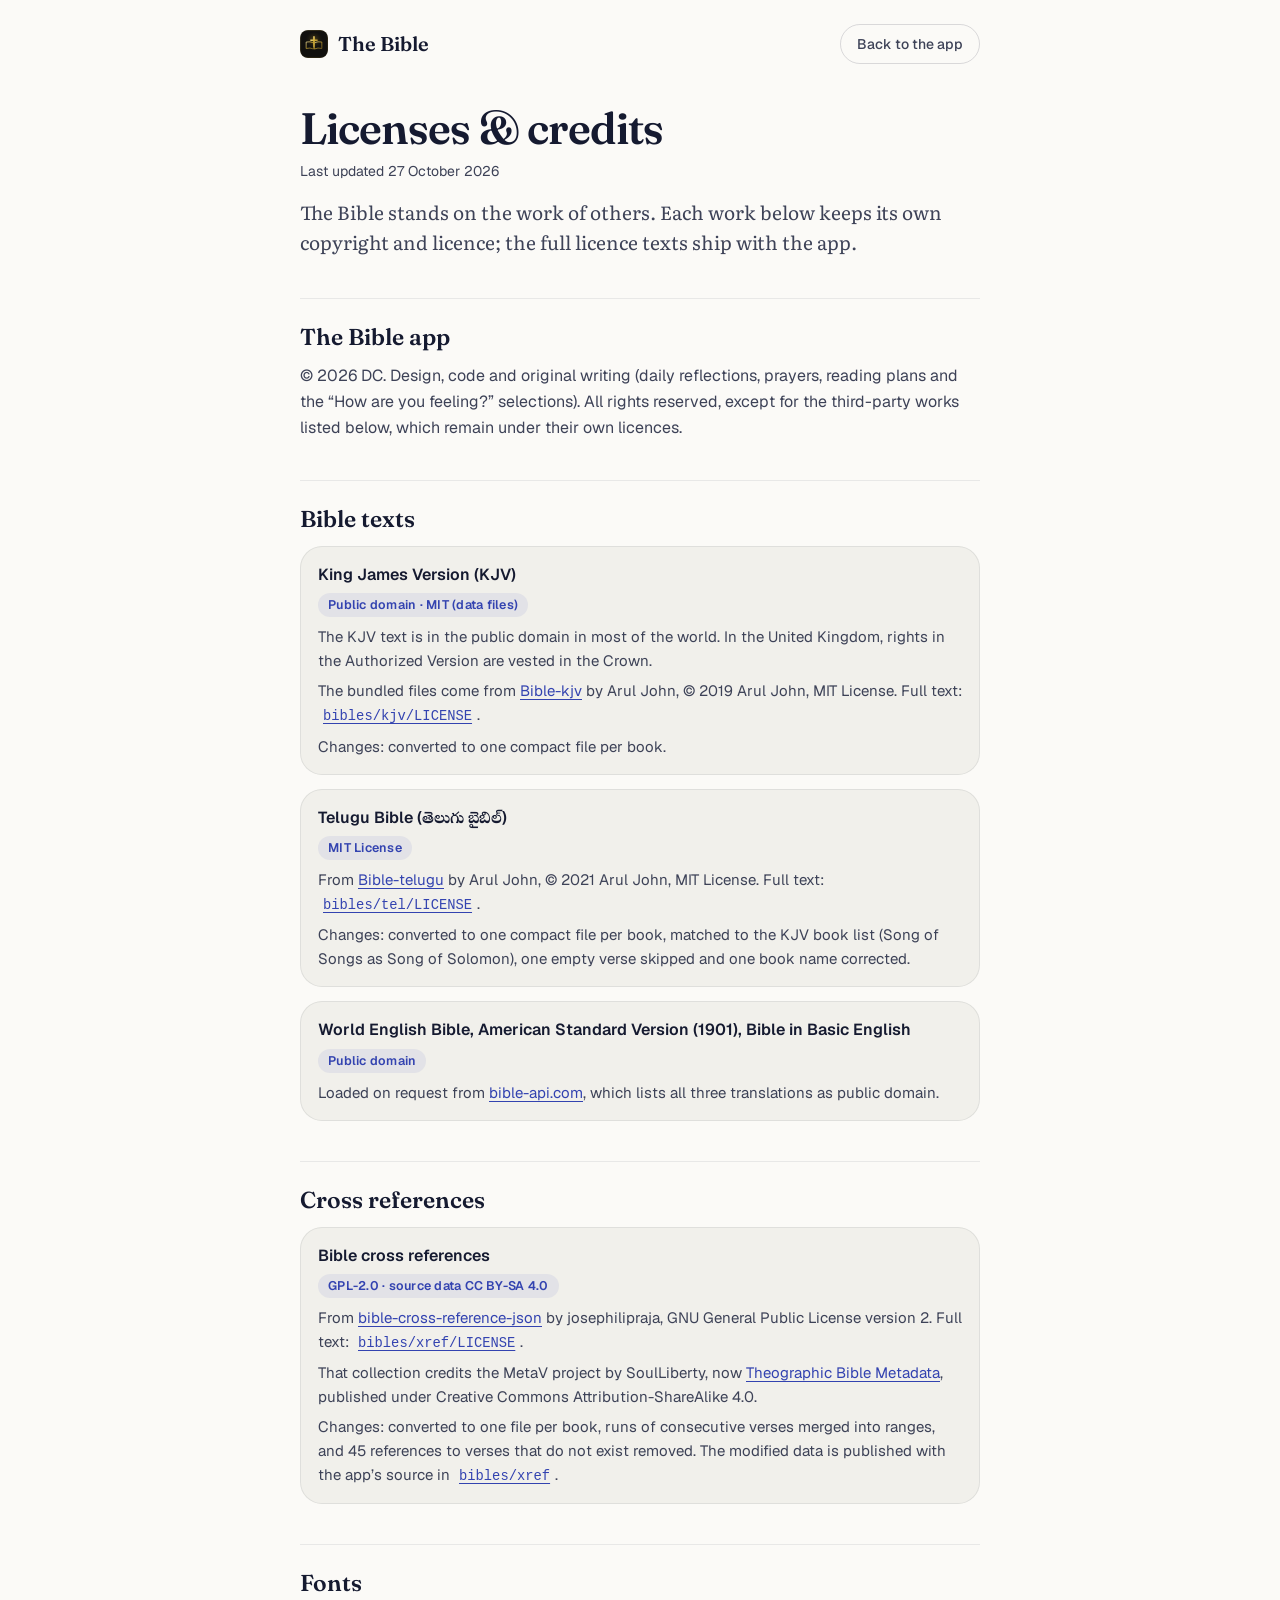
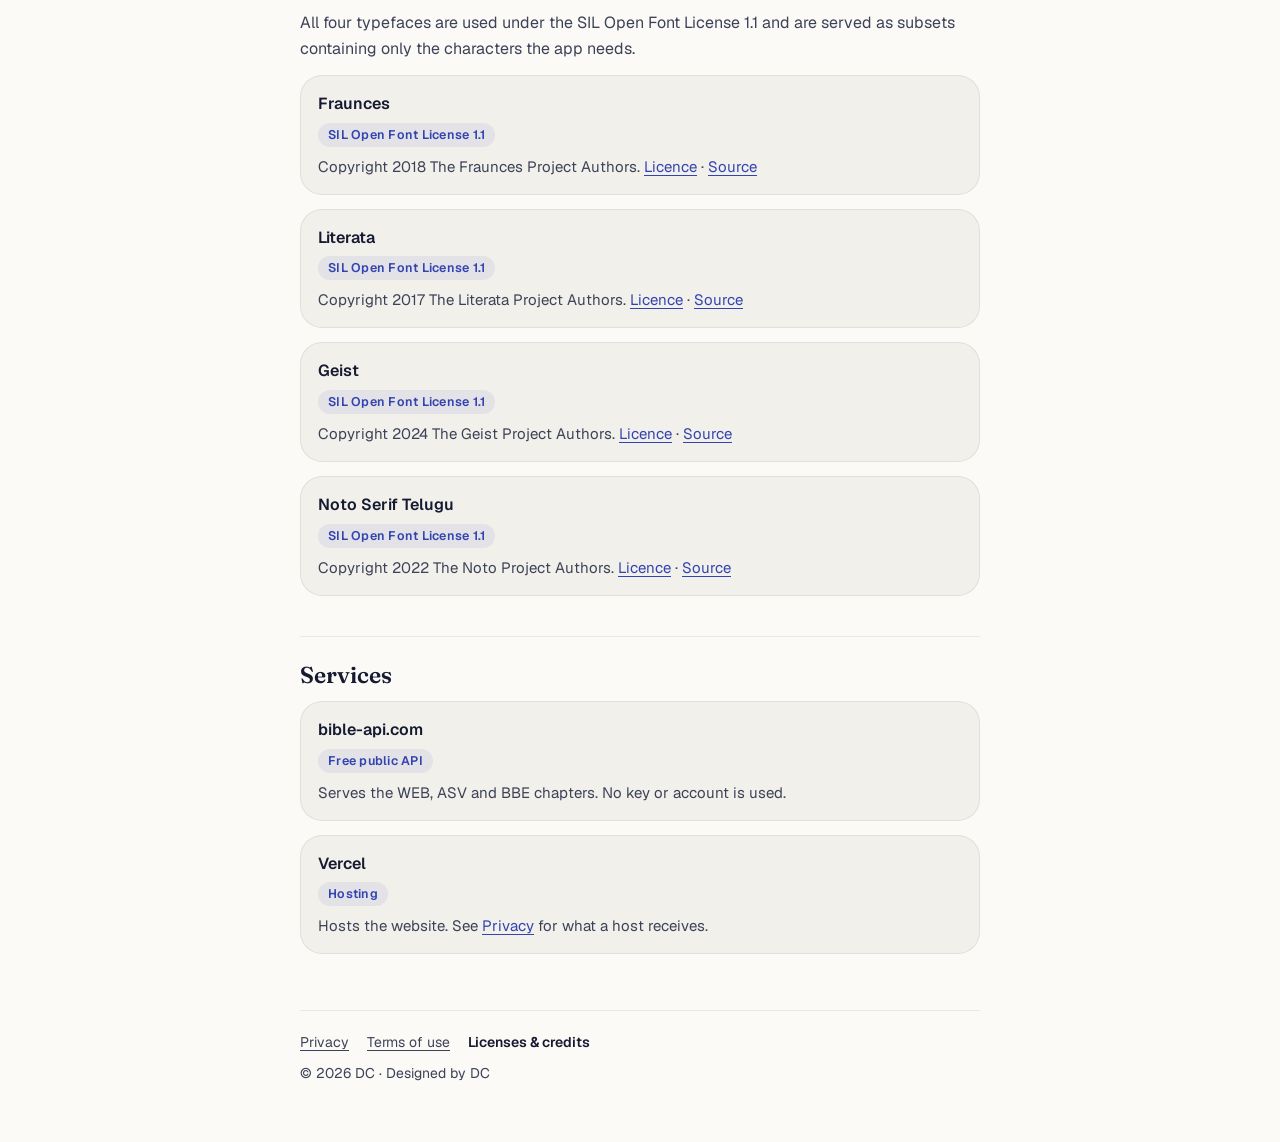
<file: licenses.html>
<!DOCTYPE html>
<html lang="en" class="theme-parchment font-serif">
<head>
  <meta charset="UTF-8">
  <meta name="viewport" content="width=device-width, initial-scale=1, viewport-fit=cover">
  <title>Licenses &amp; credits — The Bible</title>
  <meta name="description" content="Copyright and licences for the Bible texts, cross references and fonts used in The Bible.">
  <link rel="canonical" href="https://thebible.dcbuilds.in/licenses.html">
  <meta name="robots" content="index, follow">
  <meta property="og:type" content="website">
  <meta property="og:site_name" content="The Bible">
  <meta property="og:url" content="https://thebible.dcbuilds.in/licenses.html">
  <meta property="og:title" content="Licenses &amp; credits — The Bible">
  <meta property="og:description" content="Copyright and licences for the Bible texts, cross references and fonts used in The Bible.">
  <meta property="og:image" content="https://thebible.dcbuilds.in/og-image.png">
  <meta property="og:image:width" content="1200">
  <meta property="og:image:height" content="630">
  <meta name="twitter:card" content="summary_large_image">
  <script type="application/ld+json">{"@context":"https://schema.org","@type":"WebPage","@id":"https://thebible.dcbuilds.in/licenses.html","url":"https://thebible.dcbuilds.in/licenses.html","name":"Licenses & credits — The Bible","description":"Copyright and licences for the Bible texts, cross references and fonts used in The Bible.","inLanguage":"en","dateModified":"2026-10-27","isPartOf":{"@id":"https://thebible.dcbuilds.in/#website"}}</script>
  <meta name="theme-color" content="#FBFAF7" media="(prefers-color-scheme: light)">
  <meta name="theme-color" content="#0C1020" media="(prefers-color-scheme: dark)">
  <meta name="color-scheme" content="light dark">
  <link rel="icon" type="image/svg+xml" href="/icons/favicon.svg">
  <link rel="apple-touch-icon" href="/icons/icon-180.png">
  <script>
    // Same theme as the app: read only, nothing is written here
    (function () {
      try {
        var p = JSON.parse(localStorage.getItem('scriptura_preferences') || '{}');
        var t = p.theme || 'auto';
        if (t === 'auto' || ['theme-parchment', 'theme-sepia', 'theme-cathedral'].indexOf(t) < 0) t = matchMedia('(prefers-color-scheme: dark)').matches ? 'theme-cathedral' : 'theme-parchment';
        document.documentElement.className = t + ' font-serif';
      } catch (e) {}
    })();
  </script>
  <link rel="stylesheet" href="/css/fonts.css">
  <link rel="stylesheet" href="/css/themes.css">
  <link rel="stylesheet" href="/css/legal.css">
</head>
<body>
  <main class="legal">
    <header class="legal-top">
      <a class="legal-brand" href="/"><img src="/icons/favicon.svg" alt="" width="28" height="28">The Bible</a>
      <a class="legal-back" href="/">Back to the app</a>
    </header>

    <h1>Licenses &amp; credits</h1>
    <p class="legal-updated">Last updated 27 October 2026</p>
    <p class="legal-lead">The Bible stands on the work of others. Each work below keeps its own copyright and licence; the full licence texts ship with the app.</p>

    <h2>The Bible app</h2>
    <p>© 2026 DC. Design, code and original writing (daily reflections, prayers, reading plans and the “How are you feeling?” selections). All rights reserved, except for the third-party works listed below, which remain under their own licences.</p>

    <h2>Bible texts</h2>
    <section class="credit">
      <h3>King James Version (KJV)</h3>
      <span class="licence">Public domain · MIT (data files)</span>
      <p>The KJV text is in the public domain in most of the world. In the United Kingdom, rights in the Authorized Version are vested in the Crown.</p>
      <p>The bundled files come from <a href="https://github.com/aruljohn/Bible-kjv" rel="noopener">Bible-kjv</a> by Arul John, © 2019 Arul John, MIT License. Full text: <a href="https://github.com/Chintaladinakar/The-Bible-/blob/main/bibles/kjv/LICENSE" rel="noopener"><code>bibles/kjv/LICENSE</code></a>.</p>
      <p>Changes: converted to one compact file per book.</p>
    </section>
    <section class="credit">
      <h3>Telugu Bible (తెలుగు బైబిల్)</h3>
      <span class="licence">MIT License</span>
      <p>From <a href="https://github.com/aruljohn/Bible-telugu" rel="noopener">Bible-telugu</a> by Arul John, © 2021 Arul John, MIT License. Full text: <a href="https://github.com/Chintaladinakar/The-Bible-/blob/main/bibles/tel/LICENSE" rel="noopener"><code>bibles/tel/LICENSE</code></a>.</p>
      <p>Changes: converted to one compact file per book, matched to the KJV book list (Song of Songs as Song of Solomon), one empty verse skipped and one book name corrected.</p>
    </section>
    <section class="credit">
      <h3>World English Bible, American Standard Version (1901), Bible in Basic English</h3>
      <span class="licence">Public domain</span>
      <p>Loaded on request from <a href="https://bible-api.com" rel="noopener">bible-api.com</a>, which lists all three translations as public domain.</p>
    </section>

    <h2>Cross references</h2>
    <section class="credit">
      <h3>Bible cross references</h3>
      <span class="licence">GPL-2.0 · source data CC BY-SA 4.0</span>
      <p>From <a href="https://github.com/josephilipraja/bible-cross-reference-json" rel="noopener">bible-cross-reference-json</a> by josephilipraja, GNU General Public License version 2. Full text: <a href="https://github.com/Chintaladinakar/The-Bible-/blob/main/bibles/xref/LICENSE" rel="noopener"><code>bibles/xref/LICENSE</code></a>.</p>
      <p>That collection credits the MetaV project by SoulLiberty, now <a href="https://github.com/robertrouse/theographic-bible-metadata" rel="noopener">Theographic Bible Metadata</a>, published under Creative Commons Attribution-ShareAlike 4.0.</p>
      <p>Changes: converted to one file per book, runs of consecutive verses merged into ranges, and 45 references to verses that do not exist removed. The modified data is published with the app’s source in <a href="https://github.com/Chintaladinakar/The-Bible-/tree/main/bibles/xref" rel="noopener"><code>bibles/xref</code></a>.</p>
    </section>

    <h2>Fonts</h2>
    <p>All four typefaces are used under the SIL Open Font License 1.1 and are served as subsets containing only the characters the app needs.</p>
    <section class="credit">
      <h3>Fraunces</h3>
      <span class="licence">SIL Open Font License 1.1</span>
      <p>Copyright 2018 The Fraunces Project Authors. <a href="fonts/licenses/fraunces-OFL.txt">Licence</a> · <a href="https://github.com/undercasetype/Fraunces" rel="noopener">Source</a></p>
    </section>
    <section class="credit">
      <h3>Literata</h3>
      <span class="licence">SIL Open Font License 1.1</span>
      <p>Copyright 2017 The Literata Project Authors. <a href="fonts/licenses/literata-OFL.txt">Licence</a> · <a href="https://github.com/googlefonts/literata" rel="noopener">Source</a></p>
    </section>
    <section class="credit">
      <h3>Geist</h3>
      <span class="licence">SIL Open Font License 1.1</span>
      <p>Copyright 2024 The Geist Project Authors. <a href="fonts/licenses/geist-OFL.txt">Licence</a> · <a href="https://github.com/vercel/geist-font" rel="noopener">Source</a></p>
    </section>
    <section class="credit">
      <h3>Noto Serif Telugu</h3>
      <span class="licence">SIL Open Font License 1.1</span>
      <p>Copyright 2022 The Noto Project Authors. <a href="fonts/licenses/noto-serif-telugu-OFL.txt">Licence</a> · <a href="https://github.com/notofonts/telugu" rel="noopener">Source</a></p>
    </section>

    <h2>Services</h2>
    <section class="credit">
      <h3>bible-api.com</h3>
      <span class="licence">Free public API</span>
      <p>Serves the WEB, ASV and BBE chapters. No key or account is used.</p>
    </section>
    <section class="credit">
      <h3>Vercel</h3>
      <span class="licence">Hosting</span>
      <p>Hosts the website. See <a href="privacy.html">Privacy</a> for what a host receives.</p>
    </section>

    <footer class="legal-foot">
      <nav aria-label="Policies">
        <a href="/privacy.html">Privacy</a>
        <a href="/terms.html">Terms of use</a>
        <a href="/licenses.html" aria-current="page">Licenses & credits</a>
      </nav>
      <p>© 2026 DC · Designed by DC</p>
    </footer>
  </main>
</body>
</html>
</file>
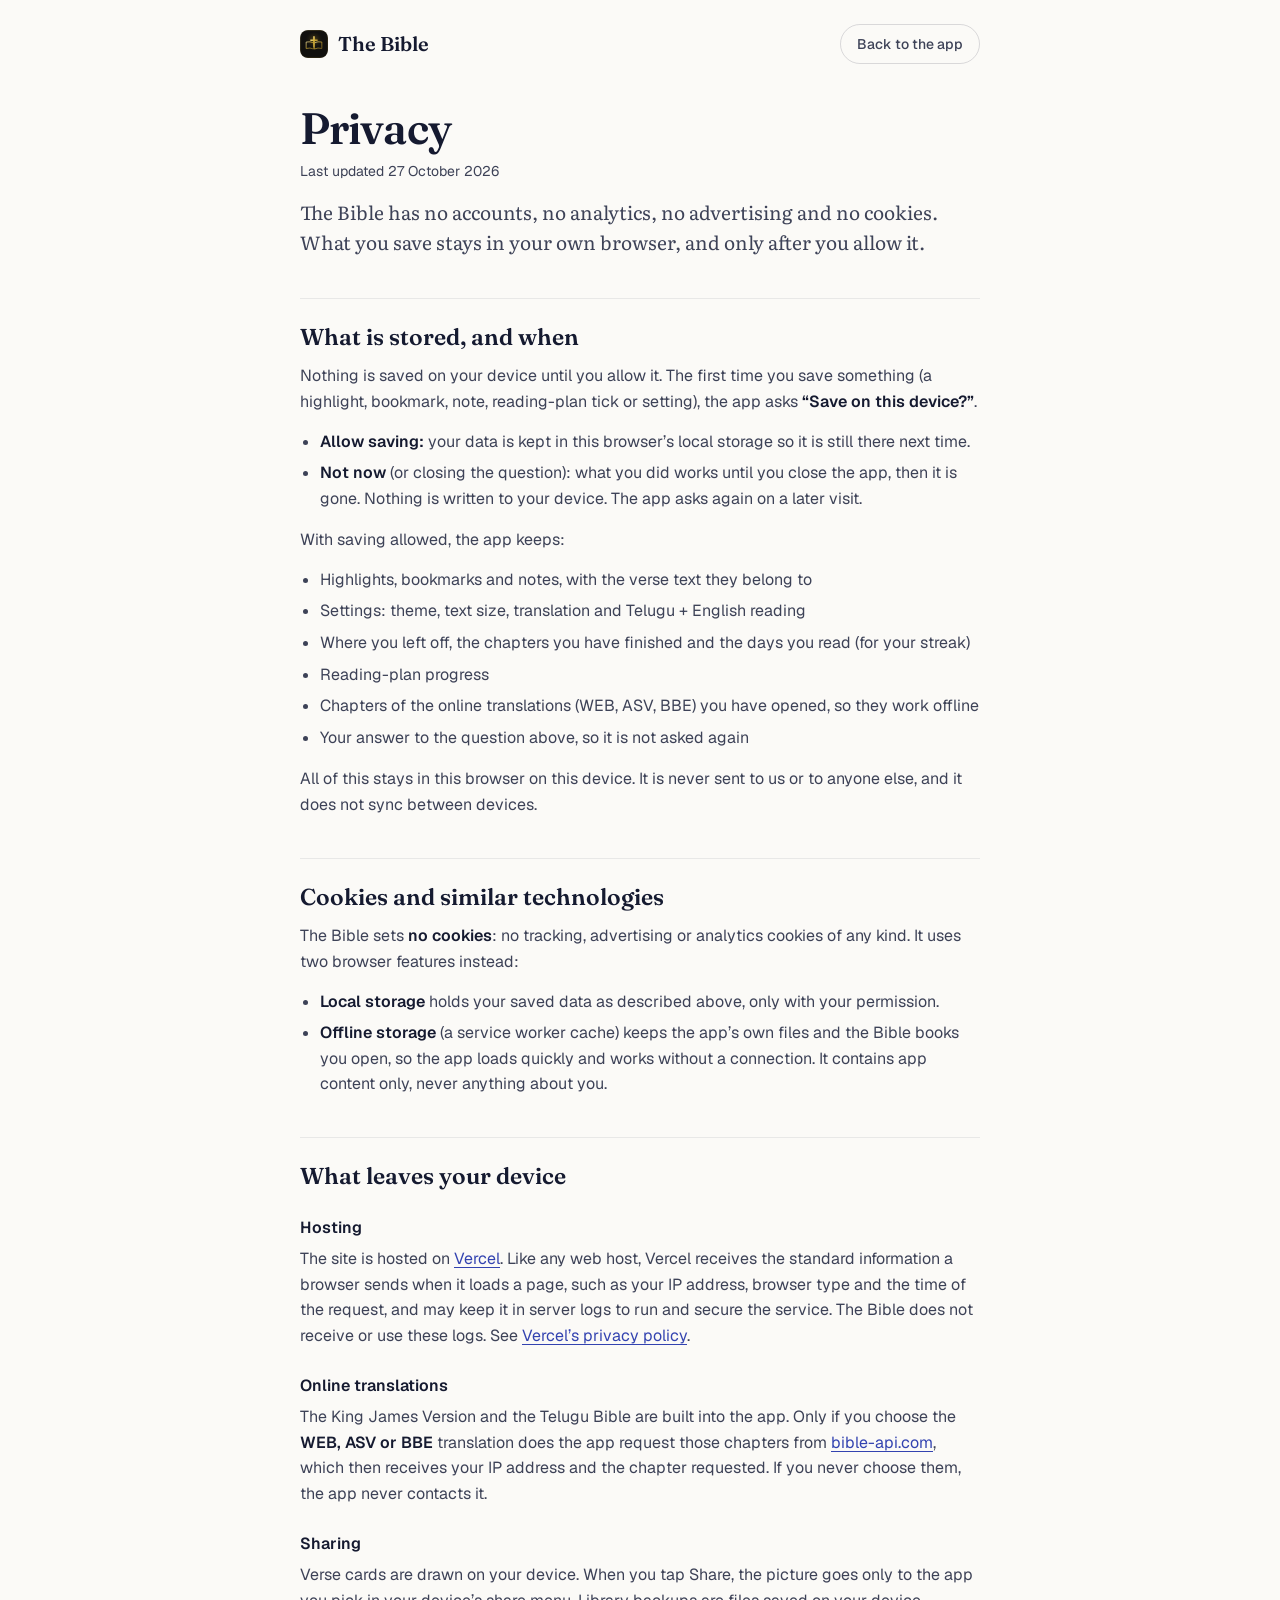
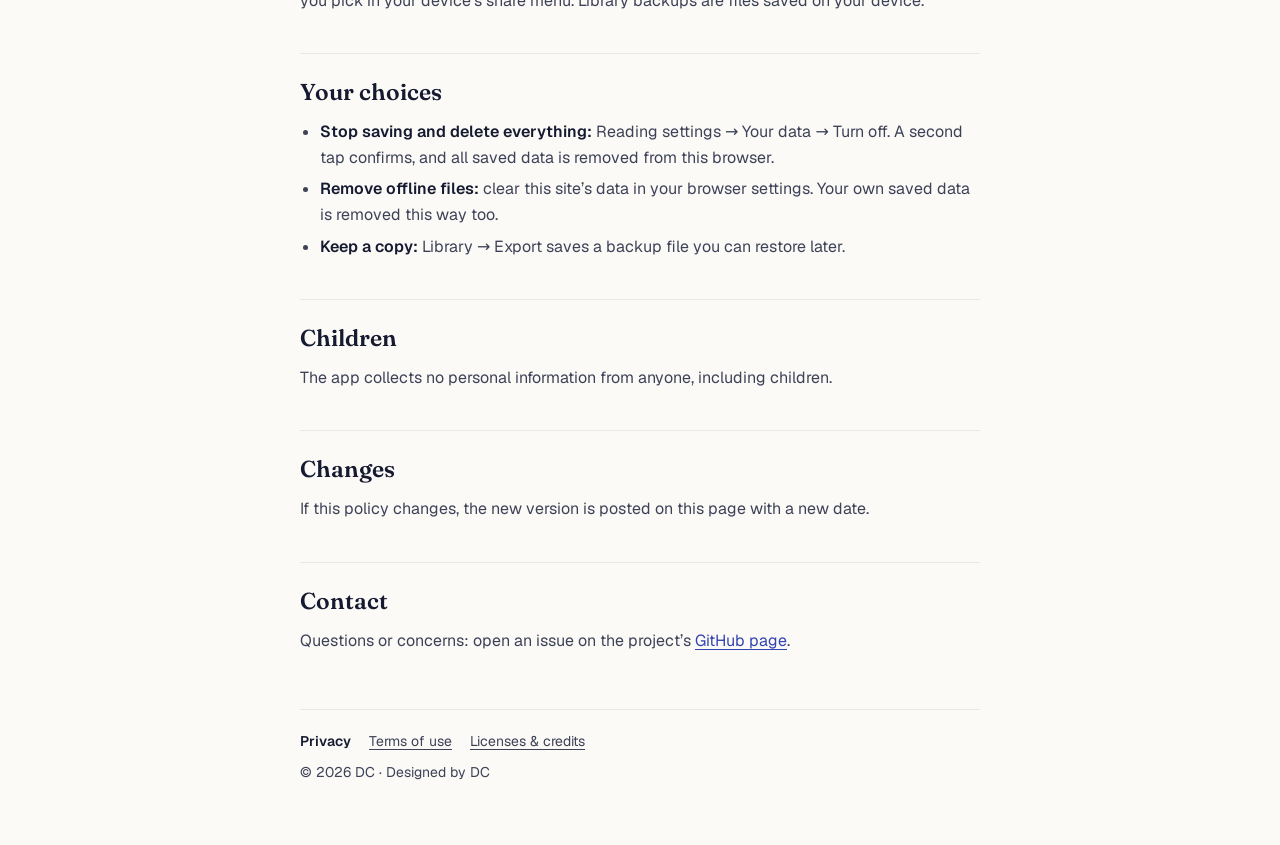
<file: privacy.html>
<!DOCTYPE html>
<html lang="en" class="theme-parchment font-serif">
<head>
  <meta charset="UTF-8">
  <meta name="viewport" content="width=device-width, initial-scale=1, viewport-fit=cover">
  <title>Privacy — The Bible</title>
  <meta name="description" content="How The Bible handles your data: no accounts, no tracking, no cookies; saved items stay in your browser and only with your permission.">
  <link rel="canonical" href="https://thebible.dcbuilds.in/privacy.html">
  <meta name="robots" content="index, follow">
  <meta property="og:type" content="website">
  <meta property="og:site_name" content="The Bible">
  <meta property="og:url" content="https://thebible.dcbuilds.in/privacy.html">
  <meta property="og:title" content="Privacy — The Bible">
  <meta property="og:description" content="How The Bible handles your data: no accounts, no tracking, no cookies; saved items stay in your browser and only with your permission.">
  <meta property="og:image" content="https://thebible.dcbuilds.in/og-image.png">
  <meta property="og:image:width" content="1200">
  <meta property="og:image:height" content="630">
  <meta name="twitter:card" content="summary_large_image">
  <script type="application/ld+json">{"@context":"https://schema.org","@type":"WebPage","@id":"https://thebible.dcbuilds.in/privacy.html","url":"https://thebible.dcbuilds.in/privacy.html","name":"Privacy — The Bible","description":"How The Bible handles your data: no accounts, no tracking, no cookies; saved items stay in your browser and only with your permission.","inLanguage":"en","dateModified":"2026-10-27","isPartOf":{"@id":"https://thebible.dcbuilds.in/#website"}}</script>
  <meta name="theme-color" content="#FBFAF7" media="(prefers-color-scheme: light)">
  <meta name="theme-color" content="#0C1020" media="(prefers-color-scheme: dark)">
  <meta name="color-scheme" content="light dark">
  <link rel="icon" type="image/svg+xml" href="/icons/favicon.svg">
  <link rel="apple-touch-icon" href="/icons/icon-180.png">
  <script>
    // Same theme as the app: read only, nothing is written here
    (function () {
      try {
        var p = JSON.parse(localStorage.getItem('scriptura_preferences') || '{}');
        var t = p.theme || 'auto';
        if (t === 'auto' || ['theme-parchment', 'theme-sepia', 'theme-cathedral'].indexOf(t) < 0) t = matchMedia('(prefers-color-scheme: dark)').matches ? 'theme-cathedral' : 'theme-parchment';
        document.documentElement.className = t + ' font-serif';
      } catch (e) {}
    })();
  </script>
  <link rel="stylesheet" href="/css/fonts.css">
  <link rel="stylesheet" href="/css/themes.css">
  <link rel="stylesheet" href="/css/legal.css">
</head>
<body>
  <main class="legal">
    <header class="legal-top">
      <a class="legal-brand" href="/"><img src="/icons/favicon.svg" alt="" width="28" height="28">The Bible</a>
      <a class="legal-back" href="/">Back to the app</a>
    </header>

    <h1>Privacy</h1>
    <p class="legal-updated">Last updated 27 October 2026</p>
    <p class="legal-lead">The Bible has no accounts, no analytics, no advertising and no cookies. What you save stays in your own browser, and only after you allow it.</p>

    <h2>What is stored, and when</h2>
    <p>Nothing is saved on your device until you allow it. The first time you save something (a highlight, bookmark, note, reading-plan tick or setting), the app asks <strong>“Save on this device?”</strong>.</p>
    <ul>
      <li><strong>Allow saving:</strong> your data is kept in this browser’s local storage so it is still there next time.</li>
      <li><strong>Not now</strong> (or closing the question): what you did works until you close the app, then it is gone. Nothing is written to your device. The app asks again on a later visit.</li>
    </ul>
    <p>With saving allowed, the app keeps:</p>
    <ul>
      <li>Highlights, bookmarks and notes, with the verse text they belong to</li>
      <li>Settings: theme, text size, translation and Telugu + English reading</li>
      <li>Where you left off, the chapters you have finished and the days you read (for your streak)</li>
      <li>Reading-plan progress</li>
      <li>Chapters of the online translations (WEB, ASV, BBE) you have opened, so they work offline</li>
      <li>Your answer to the question above, so it is not asked again</li>
    </ul>
    <p>All of this stays in this browser on this device. It is never sent to us or to anyone else, and it does not sync between devices.</p>

    <h2>Cookies and similar technologies</h2>
    <p>The Bible sets <strong>no cookies</strong>: no tracking, advertising or analytics cookies of any kind. It uses two browser features instead:</p>
    <ul>
      <li><strong>Local storage</strong> holds your saved data as described above, only with your permission.</li>
      <li><strong>Offline storage</strong> (a service worker cache) keeps the app’s own files and the Bible books you open, so the app loads quickly and works without a connection. It contains app content only, never anything about you.</li>
    </ul>

    <h2>What leaves your device</h2>
    <h3>Hosting</h3>
    <p>The site is hosted on <a href="https://vercel.com" rel="noopener">Vercel</a>. Like any web host, Vercel receives the standard information a browser sends when it loads a page, such as your IP address, browser type and the time of the request, and may keep it in server logs to run and secure the service. The Bible does not receive or use these logs. See <a href="https://vercel.com/legal/privacy-policy" rel="noopener">Vercel’s privacy policy</a>.</p>
    <h3>Online translations</h3>
    <p>The King James Version and the Telugu Bible are built into the app. Only if you choose the <strong>WEB, ASV or BBE</strong> translation does the app request those chapters from <a href="https://bible-api.com" rel="noopener">bible-api.com</a>, which then receives your IP address and the chapter requested. If you never choose them, the app never contacts it.</p>
    <h3>Sharing</h3>
    <p>Verse cards are drawn on your device. When you tap Share, the picture goes only to the app you pick in your device’s share menu. Library backups are files saved on your device.</p>

    <h2>Your choices</h2>
    <ul>
      <li><strong>Stop saving and delete everything:</strong> Reading settings → Your data → Turn off. A second tap confirms, and all saved data is removed from this browser.</li>
      <li><strong>Remove offline files:</strong> clear this site’s data in your browser settings. Your own saved data is removed this way too.</li>
      <li><strong>Keep a copy:</strong> Library → Export saves a backup file you can restore later.</li>
    </ul>

    <h2>Children</h2>
    <p>The app collects no personal information from anyone, including children.</p>

    <h2>Changes</h2>
    <p>If this policy changes, the new version is posted on this page with a new date.</p>

    <h2>Contact</h2>
    <p>Questions or concerns: open an issue on the project’s <a href="https://github.com/Chintaladinakar/The-Bible-/issues" rel="noopener">GitHub page</a>.</p>

    <footer class="legal-foot">
      <nav aria-label="Policies">
        <a href="/privacy.html" aria-current="page">Privacy</a>
        <a href="/terms.html">Terms of use</a>
        <a href="/licenses.html">Licenses & credits</a>
      </nav>
      <p>© 2026 DC · Designed by DC</p>
    </footer>
  </main>
</body>
</html>
</file>
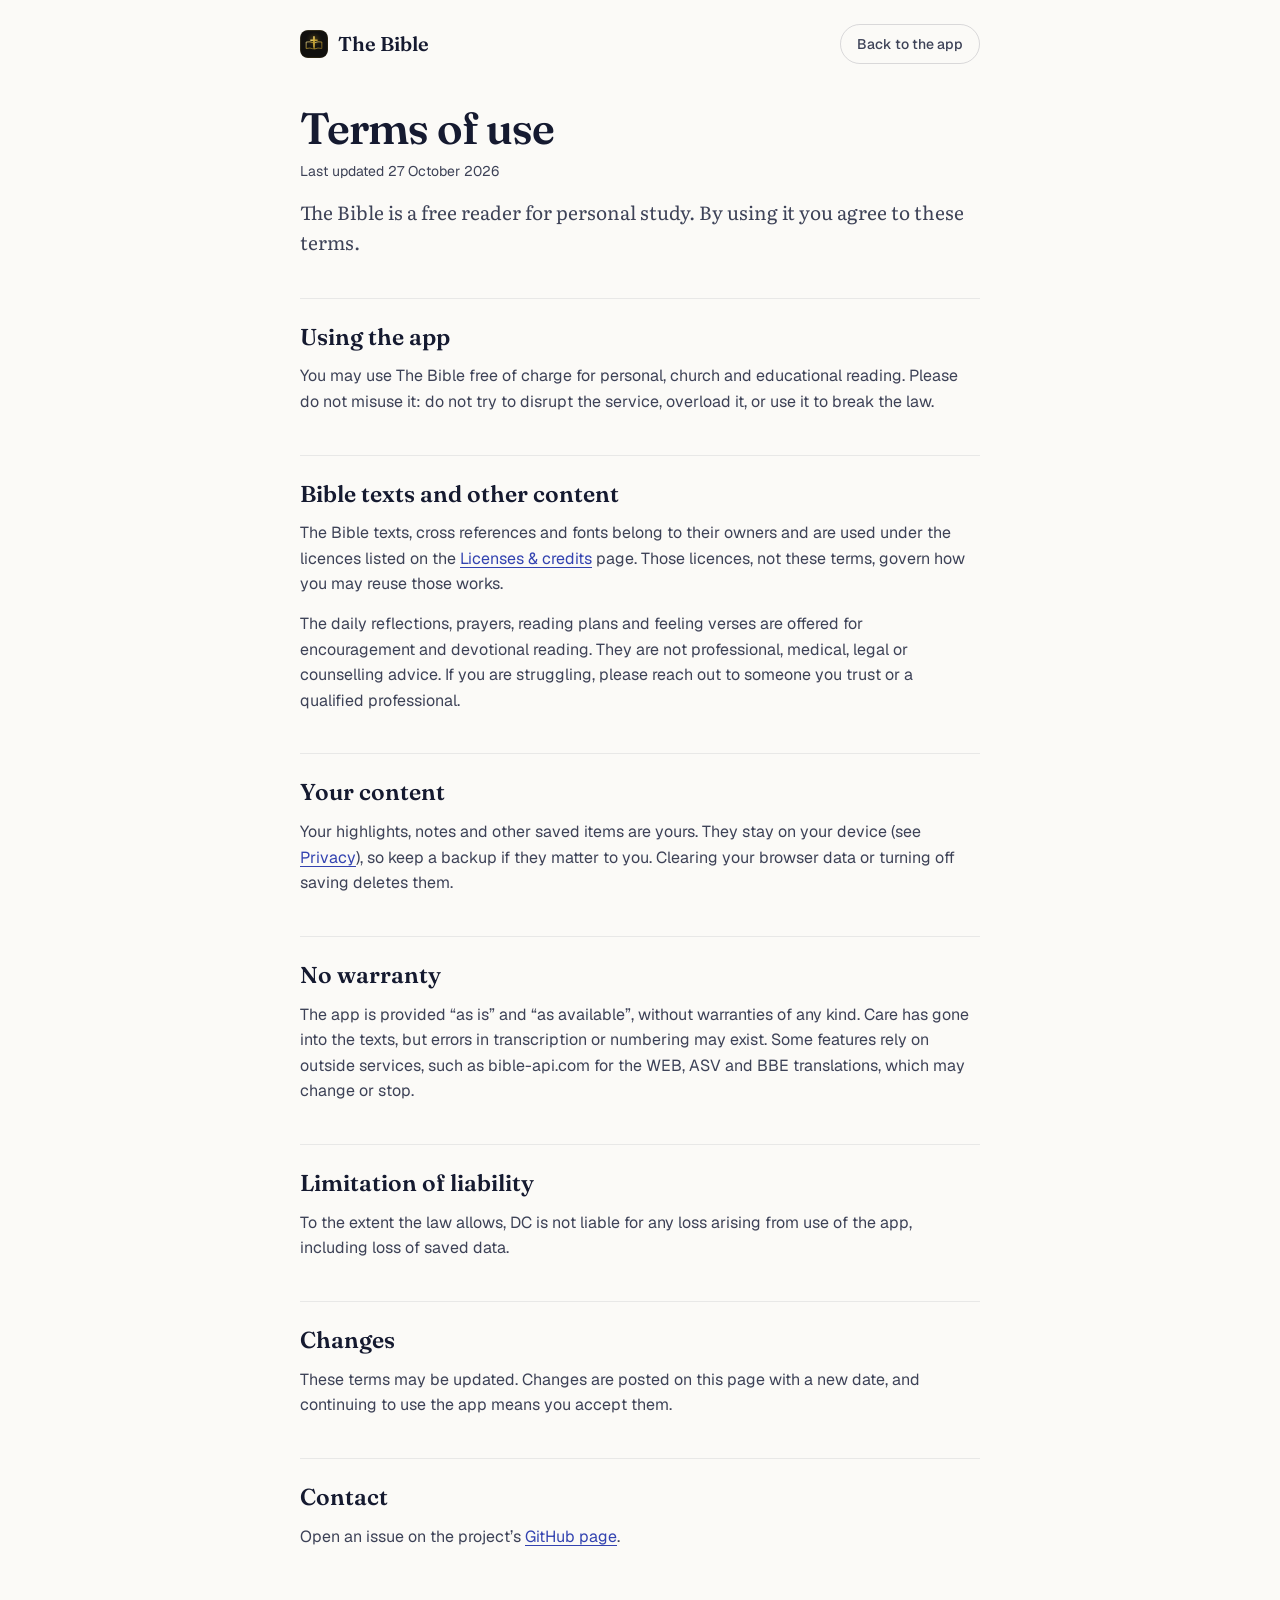
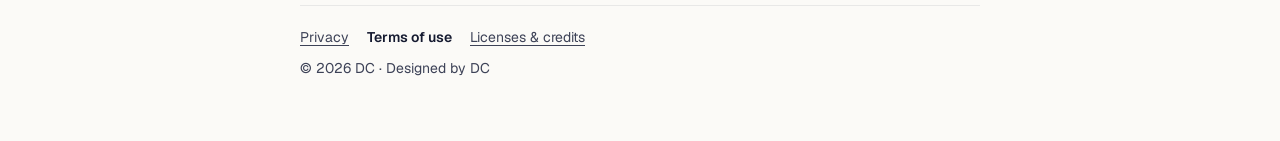
<file: terms.html>
<!DOCTYPE html>
<html lang="en" class="theme-parchment font-serif">
<head>
  <meta charset="UTF-8">
  <meta name="viewport" content="width=device-width, initial-scale=1, viewport-fit=cover">
  <title>Terms of use — The Bible</title>
  <meta name="description" content="Terms for using The Bible, a free Bible reader.">
  <link rel="canonical" href="https://thebible.dcbuilds.in/terms.html">
  <meta name="robots" content="index, follow">
  <meta property="og:type" content="website">
  <meta property="og:site_name" content="The Bible">
  <meta property="og:url" content="https://thebible.dcbuilds.in/terms.html">
  <meta property="og:title" content="Terms of use — The Bible">
  <meta property="og:description" content="Terms for using The Bible, a free Bible reader.">
  <meta property="og:image" content="https://thebible.dcbuilds.in/og-image.png">
  <meta property="og:image:width" content="1200">
  <meta property="og:image:height" content="630">
  <meta name="twitter:card" content="summary_large_image">
  <script type="application/ld+json">{"@context":"https://schema.org","@type":"WebPage","@id":"https://thebible.dcbuilds.in/terms.html","url":"https://thebible.dcbuilds.in/terms.html","name":"Terms of use — The Bible","description":"Terms for using The Bible, a free Bible reader.","inLanguage":"en","dateModified":"2026-10-27","isPartOf":{"@id":"https://thebible.dcbuilds.in/#website"}}</script>
  <meta name="theme-color" content="#FBFAF7" media="(prefers-color-scheme: light)">
  <meta name="theme-color" content="#0C1020" media="(prefers-color-scheme: dark)">
  <meta name="color-scheme" content="light dark">
  <link rel="icon" type="image/svg+xml" href="/icons/favicon.svg">
  <link rel="apple-touch-icon" href="/icons/icon-180.png">
  <script>
    // Same theme as the app: read only, nothing is written here
    (function () {
      try {
        var p = JSON.parse(localStorage.getItem('scriptura_preferences') || '{}');
        var t = p.theme || 'auto';
        if (t === 'auto' || ['theme-parchment', 'theme-sepia', 'theme-cathedral'].indexOf(t) < 0) t = matchMedia('(prefers-color-scheme: dark)').matches ? 'theme-cathedral' : 'theme-parchment';
        document.documentElement.className = t + ' font-serif';
      } catch (e) {}
    })();
  </script>
  <link rel="stylesheet" href="/css/fonts.css">
  <link rel="stylesheet" href="/css/themes.css">
  <link rel="stylesheet" href="/css/legal.css">
</head>
<body>
  <main class="legal">
    <header class="legal-top">
      <a class="legal-brand" href="/"><img src="/icons/favicon.svg" alt="" width="28" height="28">The Bible</a>
      <a class="legal-back" href="/">Back to the app</a>
    </header>

    <h1>Terms of use</h1>
    <p class="legal-updated">Last updated 27 October 2026</p>
    <p class="legal-lead">The Bible is a free reader for personal study. By using it you agree to these terms.</p>

    <h2>Using the app</h2>
    <p>You may use The Bible free of charge for personal, church and educational reading. Please do not misuse it: do not try to disrupt the service, overload it, or use it to break the law.</p>

    <h2>Bible texts and other content</h2>
    <p>The Bible texts, cross references and fonts belong to their owners and are used under the licences listed on the <a href="licenses.html">Licenses &amp; credits</a> page. Those licences, not these terms, govern how you may reuse those works.</p>
    <p>The daily reflections, prayers, reading plans and feeling verses are offered for encouragement and devotional reading. They are not professional, medical, legal or counselling advice. If you are struggling, please reach out to someone you trust or a qualified professional.</p>

    <h2>Your content</h2>
    <p>Your highlights, notes and other saved items are yours. They stay on your device (see <a href="privacy.html">Privacy</a>), so keep a backup if they matter to you. Clearing your browser data or turning off saving deletes them.</p>

    <h2>No warranty</h2>
    <p>The app is provided “as is” and “as available”, without warranties of any kind. Care has gone into the texts, but errors in transcription or numbering may exist. Some features rely on outside services, such as bible-api.com for the WEB, ASV and BBE translations, which may change or stop.</p>

    <h2>Limitation of liability</h2>
    <p>To the extent the law allows, DC is not liable for any loss arising from use of the app, including loss of saved data.</p>

    <h2>Changes</h2>
    <p>These terms may be updated. Changes are posted on this page with a new date, and continuing to use the app means you accept them.</p>

    <h2>Contact</h2>
    <p>Open an issue on the project’s <a href="https://github.com/Chintaladinakar/The-Bible-/issues" rel="noopener">GitHub page</a>.</p>

    <footer class="legal-foot">
      <nav aria-label="Policies">
        <a href="/privacy.html">Privacy</a>
        <a href="/terms.html" aria-current="page">Terms of use</a>
        <a href="/licenses.html">Licenses & credits</a>
      </nav>
      <p>© 2026 DC · Designed by DC</p>
    </footer>
  </main>
</body>
</html>
</file>
<file: css/fonts.css>
/* Scriptura — self-hosted fonts (latin subset). All families are SIL Open Font License 1.1; see fonts/licenses. */

@font-face {
  font-family: 'Fraunces';
  font-style: italic;
  font-weight: 300 700;
  font-display: swap;
  src: url('../fonts/fraunces-italic.woff2') format('woff2');
  unicode-range: U+0000-00FF, U+0131, U+0152-0153, U+02BB-02BC, U+02C6, U+02DA, U+02DC, U+0304, U+0308, U+0329, U+2000-206F, U+20AC, U+2122, U+2191, U+2193, U+2212, U+2215, U+FEFF, U+FFFD;
}

@font-face {
  font-family: 'Fraunces';
  font-style: normal;
  font-weight: 300 700;
  font-display: swap;
  src: url('../fonts/fraunces-normal.woff2') format('woff2');
  unicode-range: U+0000-00FF, U+0131, U+0152-0153, U+02BB-02BC, U+02C6, U+02DA, U+02DC, U+0304, U+0308, U+0329, U+2000-206F, U+20AC, U+2122, U+2191, U+2193, U+2212, U+2215, U+FEFF, U+FFFD;
}

@font-face {
  font-family: 'Literata';
  font-style: italic;
  font-weight: 300 700;
  font-display: swap;
  src: url('../fonts/literata-italic.woff2') format('woff2');
  unicode-range: U+0000-00FF, U+0131, U+0152-0153, U+02BB-02BC, U+02C6, U+02DA, U+02DC, U+0304, U+0308, U+0329, U+2000-206F, U+20AC, U+2122, U+2191, U+2193, U+2212, U+2215, U+FEFF, U+FFFD;
}

@font-face {
  font-family: 'Literata';
  font-style: normal;
  font-weight: 300 700;
  font-display: swap;
  src: url('../fonts/literata-normal.woff2') format('woff2');
  unicode-range: U+0000-00FF, U+0131, U+0152-0153, U+02BB-02BC, U+02C6, U+02DA, U+02DC, U+0304, U+0308, U+0329, U+2000-206F, U+20AC, U+2122, U+2191, U+2193, U+2212, U+2215, U+FEFF, U+FFFD;
}

@font-face {
  font-family: 'Geist';
  font-style: normal;
  font-weight: 300 700;
  font-display: swap;
  src: url('../fonts/geist-normal.woff2') format('woff2');
  unicode-range: U+0000-00FF, U+0131, U+0152-0153, U+02BB-02BC, U+02C6, U+02DA, U+02DC, U+0304, U+0308, U+0329, U+2000-206F, U+20AC, U+2122, U+2191, U+2193, U+2212, U+2215, U+FEFF, U+FFFD;
}

@font-face {
  font-family: 'Noto Serif Telugu';
  font-style: normal;
  font-weight: 300 700;
  font-display: swap;
  src: url('../fonts/noto-serif-telugu.woff2') format('woff2');
  unicode-range: U+0951-0952, U+0964-0965, U+0B83, U+0C00-0C7F, U+1CD5-1CD6, U+1CD8, U+1CDA, U+1CF2, U+200C-200D, U+25CC;
}
</file>
<file: css/themes.css>
/* Scriptura v3 — design tokens and reading palettes
   Theme and typeface classes live on <html> so they apply before first paint.
   Palette: navy ink and lapis on porcelain by day, gold on deep indigo by night. */

:root {
  /* Reader — updated from preferences in app.js */
  --reader-font-size: 20px;
  --reader-line-height: 1.75;
  --reader-scale: 1;
  --reader-font: var(--font-text);

  /* Type: Fraunces for display, Literata for reading, Geist for interface */
  --font-display: 'Fraunces', 'Noto Serif Telugu', 'Iowan Old Style', 'Palatino Linotype', Georgia, serif;
  --font-text: 'Literata', 'Noto Serif Telugu', 'Iowan Old Style', 'Palatino Linotype', Georgia, serif;
  --font-ui: 'Geist', 'Noto Serif Telugu', system-ui, -apple-system, 'Segoe UI', sans-serif;

  /* Space (4px base) */
  --s-1: 4px;
  --s-2: 8px;
  --s-3: 12px;
  --s-4: 16px;
  --s-5: 20px;
  --s-6: 24px;
  --s-8: 32px;
  --s-10: 40px;
  --s-12: 48px;
  --s-16: 64px;
  --gutter: 20px;

  /* Radius — concentric: inner = outer - bezel padding */
  --r-xs: 6px;
  --r-sm: 10px;
  --r-md: 14px;
  --r-lg: 22px;
  --r-xl: 30px;
  --r-pill: 999px;
  --bezel-pad: 5px;

  /* Layers */
  --z-rail: 20;
  --z-bar: 30;
  --z-tabbar: 40;
  --z-toolbar: 50;
  --z-toast: 70;
  --z-sheet: 80;

  /* Motion */
  --ease-out: cubic-bezier(0.22, 1, 0.36, 1);
  --ease-sheet: cubic-bezier(0.32, 0.72, 0, 1);
  --ease-spring: cubic-bezier(0.34, 1.32, 0.64, 1);
  --dur-fast: 140ms;
  --dur-base: 220ms;
  --dur-slow: 380ms;

  /* Chrome */
  --bar-h: 52px;
  --bar-gap: 10px;
  --tabbar-h: 64px;
  --rail-w: 272px;

  /* Highlight swatches (solid, for the picker buttons) */
  --sw-gold: #F0C543;
  --sw-rose: #EE8A9C;
  --sw-emerald: #5CBE8D;
  --sw-sky: #6CA0F2;
  --sw-amethyst: #A68CEC;

  --grain-dark: url("data:image/svg+xml,%3Csvg xmlns='http://www.w3.org/2000/svg' width='180' height='180'%3E%3Cfilter id='n'%3E%3CfeTurbulence type='fractalNoise' baseFrequency='.8' numOctaves='3' stitchTiles='stitch'/%3E%3CfeColorMatrix values='0 0 0 0 0.08 0 0 0 0 0.09 0 0 0 0 0.16 0 0 0 .9 0'/%3E%3C/filter%3E%3Crect width='100%25' height='100%25' filter='url(%23n)'/%3E%3C/svg%3E");
  --grain-light: url("data:image/svg+xml,%3Csvg xmlns='http://www.w3.org/2000/svg' width='180' height='180'%3E%3Cfilter id='n'%3E%3CfeTurbulence type='fractalNoise' baseFrequency='.8' numOctaves='3' stitchTiles='stitch'/%3E%3CfeColorMatrix values='0 0 0 0 1 0 0 0 0 0.97 0 0 0 0 0.92 0 0 0 .9 0'/%3E%3C/filter%3E%3Crect width='100%25' height='100%25' filter='url(%23n)'/%3E%3C/svg%3E");
}

@media (min-width: 640px) {
  :root { --gutter: 32px; }
}

@media (min-width: 1024px) {
  :root { --gutter: 48px; }
}

/* =====================================================================
   DAYLIGHT — porcelain, navy ink, lapis accent, gold ornament (default light)
   ===================================================================== */
.theme-parchment {
  color-scheme: light;
  --canvas: #FBFAF7;
  --surface: #F1F0EB;
  --raised: #FFFFFF;
  --ink: #151A30;
  --ink-2: #3D4257;
  --ink-3: #62677C;
  --ink-4: #A9ACBA;
  --line: rgba(21, 26, 48, 0.08);
  --line-strong: rgba(21, 26, 48, 0.15);
  --accent: #3343B0;
  --accent-ink: #FFFFFF;
  --accent-soft: rgba(51, 67, 176, 0.08);
  --accent-line: rgba(51, 67, 176, 0.28);
  --gilt: #B08226;
  --gilt-soft: rgba(176, 130, 38, 0.12);
  --toast-accent: #AEB9FF;
  --rubric: #B4232C;

  --hl-gold: rgba(244, 200, 67, 0.42);
  --hl-rose: rgba(238, 138, 156, 0.30);
  --hl-emerald: rgba(92, 190, 141, 0.28);
  --hl-sky: rgba(108, 160, 242, 0.28);
  --hl-amethyst: rgba(166, 140, 236, 0.28);

  --glass: rgba(255, 255, 255, 0.72);
  --glass-edge: rgba(255, 255, 255, 0.85);
  --bezel: rgba(21, 26, 48, 0.035);
  --scrim: rgba(12, 16, 32, 0.32);
  --shadow-sm: 0 1px 2px rgba(21, 26, 48, 0.06), 0 1px 1px rgba(21, 26, 48, 0.03);
  --shadow-md: 0 12px 32px -12px rgba(21, 26, 48, 0.20), 0 3px 8px -3px rgba(21, 26, 48, 0.07);
  --shadow-lg: 0 32px 72px -20px rgba(21, 26, 48, 0.30), 0 8px 20px -8px rgba(21, 26, 48, 0.10);
  --inner-light: inset 0 1px 0 rgba(255, 255, 255, 0.9);
  --grain: var(--grain-dark);
  --grain-opacity: 0.03;
  --art-filter: none;
}

/* =====================================================================
   VELLUM — warm paper, sepia ink, deep teal accent
   ===================================================================== */
.theme-sepia {
  color-scheme: light;
  --canvas: #F5EEE1;
  --surface: #EBE1CE;
  --raised: #FCF8F0;
  --ink: #2A2119;
  --ink-2: #57493B;
  --ink-3: #6E5F4B;
  --ink-4: #AE9D83;
  --line: rgba(60, 40, 15, 0.10);
  --line-strong: rgba(60, 40, 15, 0.19);
  --accent: #1C6168;
  --accent-ink: #FFFFFF;
  --accent-soft: rgba(28, 97, 104, 0.09);
  --accent-line: rgba(28, 97, 104, 0.30);
  --gilt: #A2731F;
  --gilt-soft: rgba(162, 115, 31, 0.13);
  --toast-accent: #8FD3D2;
  --rubric: #A12B22;

  --hl-gold: rgba(232, 184, 60, 0.42);
  --hl-rose: rgba(226, 128, 136, 0.32);
  --hl-emerald: rgba(102, 176, 128, 0.32);
  --hl-sky: rgba(104, 156, 214, 0.32);
  --hl-amethyst: rgba(160, 134, 214, 0.32);

  --glass: rgba(250, 244, 233, 0.76);
  --glass-edge: rgba(255, 252, 244, 0.7);
  --bezel: rgba(60, 40, 15, 0.045);
  --scrim: rgba(50, 34, 12, 0.32);
  --shadow-sm: 0 1px 2px rgba(80, 52, 14, 0.08), 0 1px 1px rgba(80, 52, 14, 0.04);
  --shadow-md: 0 12px 32px -12px rgba(80, 52, 14, 0.24), 0 3px 8px -3px rgba(80, 52, 14, 0.08);
  --shadow-lg: 0 32px 72px -20px rgba(80, 52, 14, 0.32), 0 8px 20px -8px rgba(80, 52, 14, 0.12);
  --inner-light: inset 0 1px 0 rgba(255, 252, 244, 0.8);
  --grain: var(--grain-dark);
  --grain-opacity: 0.07;
  --art-filter: sepia(0.12);
}

/* =====================================================================
   NIGHT — deep indigo with lamplight gold (default dark)
   ===================================================================== */
.theme-cathedral {
  color-scheme: dark;
  --canvas: #0C1020;
  --surface: #141A30;
  --raised: #1B2240;
  --ink: #EDEFF7;
  --ink-2: #B8BDD4;
  --ink-3: #8C92AF;
  --ink-4: #4E5573;
  --line: rgba(237, 239, 247, 0.08);
  --line-strong: rgba(237, 239, 247, 0.15);
  --accent: #E9C46F;
  --accent-ink: #1A1405;
  --accent-soft: rgba(233, 196, 111, 0.12);
  --accent-line: rgba(233, 196, 111, 0.36);
  --gilt: #E9C46F;
  --gilt-soft: rgba(233, 196, 111, 0.14);
  --toast-accent: #3343B0;
  --rubric: #FF8E84;

  --hl-gold: rgba(233, 196, 111, 0.28);
  --hl-rose: rgba(255, 142, 160, 0.26);
  --hl-emerald: rgba(102, 210, 150, 0.24);
  --hl-sky: rgba(120, 170, 255, 0.28);
  --hl-amethyst: rgba(176, 150, 255, 0.28);

  --glass: rgba(24, 30, 54, 0.72);
  --glass-edge: rgba(255, 255, 255, 0.08);
  --bezel: rgba(255, 255, 255, 0.04);
  --scrim: rgba(3, 5, 14, 0.6);
  --shadow-sm: 0 1px 2px rgba(2, 4, 12, 0.5);
  --shadow-md: 0 14px 34px -12px rgba(2, 4, 12, 0.8), 0 3px 8px rgba(2, 4, 12, 0.4);
  --shadow-lg: 0 32px 72px -18px rgba(2, 4, 12, 0.85), 0 0 0 1px rgba(255, 255, 255, 0.05);
  --inner-light: inset 0 1px 0 rgba(255, 255, 255, 0.06);
  --grain: var(--grain-light);
  --grain-opacity: 0.03;
  --art-filter: brightness(0.84) saturate(0.88);
}

/* =====================================================================
   READING TYPEFACES — scale evens out each face's x-height
   ===================================================================== */
.font-serif { --reader-font: var(--font-text); --reader-scale: 0.96; }
</file>
<file: css/style.css>
/* Scriptura v3 — layout, reading typography and components */

/* =====================================================================
   BASE
   ===================================================================== */
html {
  background-color: var(--canvas);
  color: var(--ink);
  scrollbar-gutter: stable;
}

body {
  margin: 0;
  min-height: 100dvh;
  background-color: var(--canvas);
  color: var(--ink);
  font-family: var(--font-ui);
  font-size: 16px;
  line-height: 1.5;
  -webkit-font-smoothing: antialiased;
  -moz-osx-font-smoothing: grayscale;
  font-optical-sizing: auto;
}

html.is-ready body {
  transition: background-color var(--dur-slow) ease, color var(--dur-slow) ease;
}

/* Paper grain — behind everything, never repainted on scroll */
body::before {
  content: '';
  position: fixed;
  inset: 0;
  z-index: -1;
  pointer-events: none;
  background-image: var(--grain);
  background-size: 180px 180px;
  opacity: var(--grain-opacity);
}

h1, h2, h3, h4, p, figure, blockquote { margin: 0; }
ul, ol { list-style: none; margin: 0; padding: 0; }
img { display: block; max-width: 100%; }
button { font: inherit; color: inherit; cursor: pointer; }
button:disabled { cursor: default; }
kbd { font: inherit; }

.sprite { position: absolute; width: 0; height: 0; overflow: hidden; }

.icon {
  width: 20px;
  height: 20px;
  flex-shrink: 0;
  fill: none;
  stroke: currentColor;
  stroke-width: 1.5;
  stroke-linecap: round;
  stroke-linejoin: round;
}
.icon-sm { width: 16px; height: 16px; }
.icon-xs { width: 14px; height: 14px; stroke-width: 1.8; }

.visually-hidden {
  position: absolute !important;
  width: 1px;
  height: 1px;
  margin: -1px;
  padding: 0;
  overflow: hidden;
  clip: rect(0 0 0 0);
  clip-path: inset(50%);
  white-space: nowrap;
  border: 0;
}

.hidden { display: none !important; }

.skip-link {
  position: fixed;
  top: calc(env(safe-area-inset-top, 0px) + 8px);
  left: 8px;
  z-index: 100;
  padding: 10px 16px;
  border-radius: var(--r-sm);
  background: var(--ink);
  color: var(--canvas);
  font-weight: 600;
  text-decoration: none;
  transform: translateY(-200%);
  transition: transform var(--dur-fast) var(--ease-out);
}
.skip-link:focus-visible { transform: none; }

/* =====================================================================
   TYPE ROLES
   ===================================================================== */
.display {
  font-family: var(--font-display);
  font-variation-settings: "SOFT" 30;
  letter-spacing: -0.02em;
}

/* Microscopic pill that introduces a heading */
.eyebrow {
  display: inline-flex;
  align-items: center;
  gap: 8px;
  padding: 6px 11px;
  border-radius: var(--r-pill);
  background: var(--accent-soft);
  color: var(--accent);
  font: 600 11px/1 var(--font-ui);
  letter-spacing: 0.14em;
  text-transform: uppercase;
  font-variant-numeric: lining-nums tabular-nums;
}

.section-title {
  margin-bottom: var(--s-3);
  font-family: var(--font-display);
  font-size: 24px;
  font-weight: 560;
  font-variation-settings: "SOFT" 30;
  line-height: 1.2;
  letter-spacing: -0.015em;
  color: var(--ink);
}
.section-title--sm { font-size: 20px; }

.prose {
  font-family: var(--font-text);
  font-size: 18.5px;
  line-height: 1.7;
  color: var(--ink-2);
  text-wrap: pretty;
}

.text-link {
  border: 0;
  background: none;
  padding: 0;
  font: 600 13px var(--font-ui);
  color: var(--accent);
  text-decoration: underline;
  text-decoration-color: var(--accent-line);
  text-underline-offset: 3px;
}

/* =====================================================================
   SHARED COMPONENTS
   ===================================================================== */
/* Double bezel: a tinted tray with a raised core inside, radii kept concentric */
.bezel {
  padding: var(--bezel-pad);
  border-radius: var(--r-lg);
  background: var(--bezel);
  box-shadow: inset 0 0 0 1px var(--line);
}
.bezel-core {
  border-radius: calc(var(--r-lg) - var(--bezel-pad));
  background: var(--raised);
  box-shadow: var(--shadow-sm), var(--inner-light);
}

/* Buttons */
.btn {
  display: inline-flex;
  align-items: center;
  justify-content: center;
  gap: 8px;
  min-height: 44px;
  padding: 0 20px;
  border: 1px solid transparent;
  border-radius: var(--r-pill);
  font: 600 15px/1 var(--font-ui);
  letter-spacing: -0.005em;
  white-space: nowrap;
  text-decoration: none;
}
.btn-sm { min-height: 36px; padding: 0 14px; font-size: 14px; }
.btn-block { width: 100%; }
.btn-primary {
  background: var(--accent);
  color: var(--accent-ink);
  box-shadow: 0 8px 20px -10px var(--accent-line), inset 0 1px 0 rgba(255, 255, 255, 0.16);
}
.btn-secondary { background: var(--raised); color: var(--ink); border-color: var(--line-strong); box-shadow: var(--shadow-sm); }
.btn-quiet { background: transparent; color: var(--ink-2); }
.btn-danger { color: var(--rubric); }

/* Trailing icon nested in its own orb, flush with the pill's edge */
.btn-orb {
  display: grid;
  place-items: center;
  width: 30px;
  height: 30px;
  margin-right: -13px;
  border-radius: 50%;
  background: color-mix(in srgb, var(--accent-ink) 18%, transparent);
  transition: transform var(--dur-base) var(--ease-spring);
}

.icon-btn {
  display: inline-grid;
  place-items: center;
  width: 44px;
  height: 44px;
  padding: 0;
  border: 0;
  border-radius: var(--r-pill);
  background: transparent;
  color: var(--ink-2);
}
.icon-btn--sm { width: 32px; height: 32px; }
.icon-btn.is-active,
.icon-btn[aria-pressed="true"] { color: var(--accent); background: var(--accent-soft); }

.text-btn {
  min-height: 44px;
  padding: 0 6px;
  border: 0;
  background: transparent;
  font: 500 16px var(--font-ui);
  color: var(--ink-2);
}
.text-btn--strong { font-weight: 650; color: var(--accent); }

.aa-glyph {
  font-family: var(--font-display);
  font-size: 19px;
  font-weight: 560;
  font-variation-settings: "SOFT" 50;
  letter-spacing: -0.03em;
  line-height: 1;
}

/* Chips */
.chip-row {
  display: flex;
  flex-wrap: wrap;
  align-items: center;
  gap: 8px;
}
.chip-label { font: 500 14px var(--font-ui); color: var(--ink-3); margin-right: 2px; }
.chip {
  height: 38px;
  padding: 0 16px;
  border: 1px solid var(--line-strong);
  border-radius: var(--r-pill);
  background: var(--raised);
  color: var(--ink-2);
  font: 500 14px var(--font-ui);
  white-space: nowrap;
}
.chip.is-active { background: var(--accent); border-color: var(--accent); color: var(--accent-ink); }

.chip-row--scroll {
  flex-wrap: nowrap;
  overflow-x: auto;
  scrollbar-width: none;
  margin: 0 calc(-1 * var(--sheet-pad, 20px));
  padding: 2px var(--sheet-pad, 20px) 2px;
  scroll-padding-inline: var(--sheet-pad, 20px);
  -webkit-mask-image: linear-gradient(to right, transparent 0, #000 var(--sheet-pad, 20px), #000 calc(100% - 36px), transparent);
  mask-image: linear-gradient(to right, transparent 0, #000 var(--sheet-pad, 20px), #000 calc(100% - 36px), transparent);
}
.chip-row--scroll::-webkit-scrollbar { display: none; }

/* Segmented control */
.segmented {
  display: grid;
  grid-auto-flow: column;
  grid-auto-columns: 1fr;
  gap: 2px;
  padding: 4px;
  border-radius: var(--r-pill);
  background: var(--bezel);
  box-shadow: inset 0 0 0 1px var(--line);
}
.segment {
  display: flex;
  align-items: center;
  justify-content: center;
  gap: 6px;
  min-height: 38px;
  padding: 0 10px;
  border: 0;
  border-radius: var(--r-pill);
  background: transparent;
  color: var(--ink-2);
  font: 600 14px var(--font-ui);
  white-space: nowrap;
}
.segment .count { font-weight: 500; color: var(--ink-3); font-variant-numeric: tabular-nums; }
.segment[aria-selected="true"],
.segment[aria-checked="true"] {
  background: var(--raised);
  color: var(--ink);
  box-shadow: var(--shadow-sm), 0 0 0 1px var(--line), var(--inner-light);
}

/* Switch */
.switch-row {
  display: flex;
  align-items: center;
  justify-content: space-between;
  gap: 16px;
  padding: 14px 0;
  cursor: pointer;
}
.switch-row + .switch-row { border-top: 1px solid var(--line); }
.switch-copy { display: flex; flex-direction: column; gap: 2px; min-width: 0; }
.switch-title { font: 500 15.5px/1.35 var(--font-ui); color: var(--ink); }
.switch-sub { font: 400 13.5px/1.4 var(--font-ui); color: var(--ink-3); }

.switch {
  appearance: none;
  -webkit-appearance: none;
  position: relative;
  flex-shrink: 0;
  width: 46px;
  height: 28px;
  margin: 0;
  border-radius: var(--r-pill);
  background: var(--line-strong);
  cursor: pointer;
  transition: background-color var(--dur-base) var(--ease-out);
}
.switch::after {
  content: '';
  position: absolute;
  top: 3px;
  left: 3px;
  width: 22px;
  height: 22px;
  border-radius: 50%;
  background: #FFFFFF;
  box-shadow: 0 1px 3px rgba(0, 0, 0, 0.25), 0 0 0 0.5px rgba(0, 0, 0, 0.05);
  transition: transform var(--dur-base) var(--ease-spring);
}
.switch:checked { background: var(--accent); }
.switch:checked::after { transform: translateX(18px); }

/* Empty states */
.empty-state {
  display: flex;
  flex-direction: column;
  align-items: flex-start;
  gap: 10px;
  padding: var(--s-8) var(--s-6);
  border-radius: var(--r-lg);
  background: var(--surface);
  box-shadow: inset 0 0 0 1px var(--line);
}
.empty-icon {
  display: grid;
  place-items: center;
  width: 46px;
  height: 46px;
  margin-bottom: 4px;
  border-radius: 50%;
  background: var(--raised);
  color: var(--accent);
  box-shadow: var(--shadow-sm), 0 0 0 1px var(--line);
}
.empty-title {
  font-family: var(--font-display);
  font-size: 23px;
  font-weight: 540;
  font-variation-settings: "SOFT" 30;
  line-height: 1.25;
  letter-spacing: -0.015em;
  color: var(--ink);
  text-wrap: balance;
}
.empty-text { font-size: 15.5px; line-height: 1.55; color: var(--ink-2); max-width: 46ch; }
.empty-state .btn { margin-top: 8px; }

/* =====================================================================
   APP LAYOUT
   ===================================================================== */
.app-shell { min-height: 100dvh; }
.main-col { min-width: 0; }

/* --- Desktop sidebar --- */
.rail { display: none; }

.rail-brand {
  display: flex;
  align-items: center;
  gap: 11px;
  width: 100%;
  padding: 6px 10px;
  margin-bottom: 24px;
  border: 0;
  border-radius: var(--r-md);
  background: transparent;
  text-align: left;
}
/* About: a few plain sentences at the foot of Home */
.home-about { margin-top: var(--s-12, 48px); max-width: 68ch; }
.home-about p { margin-top: var(--s-3); font-size: 15px; line-height: 1.65; color: var(--ink-3); }

.noscript-note { max-width: 640px; margin: 48px auto; padding: 0 20px; font-family: var(--font-ui); color: var(--ink); }
.noscript-note h1 { font-family: var(--font-display); font-size: 36px; margin-bottom: 12px; }
.noscript-note p { margin-bottom: 12px; color: var(--ink-2); line-height: 1.6; }

/* Credit: foot of Home on phones, foot of the sidebar on desktop */
.app-credit {
  margin-top: var(--s-12, 48px);
  padding-top: var(--s-6);
  border-top: 1px solid var(--line);
  font: 500 12.5px var(--font-ui);
  letter-spacing: 0.06em;
  color: var(--ink-3);
  text-align: center;
}
.rail-credit {
  margin-top: auto;
  padding: 16px 10px 2px;
  font: 500 12px var(--font-ui);
  letter-spacing: 0.06em;
  color: var(--ink-3);
}
.credit-links { display: flex; flex-wrap: wrap; gap: 4px 14px; margin-top: 8px; letter-spacing: 0; }
.app-credit .credit-links { justify-content: center; }
.credit-links a { display: inline-flex; align-items: center; min-height: 32px; color: var(--ink-3); text-underline-offset: 3px; }
.data-policy a, .consent-note a { color: var(--accent); text-underline-offset: 3px; }

.rail-brand img { border-radius: 9px; box-shadow: var(--shadow-sm); }
.wordmark {
  font-family: var(--font-display);
  font-size: 24px;
  font-weight: 600;
  font-variation-settings: "SOFT" 50;
  letter-spacing: -0.025em;
  color: var(--ink);
}

.rail-nav { display: flex; flex-direction: column; gap: 2px; }
.rail-link {
  display: flex;
  align-items: center;
  gap: 12px;
  width: 100%;
  height: 44px;
  padding: 0 14px;
  border: 0;
  border-radius: var(--r-pill);
  background: transparent;
  color: var(--ink-2);
  font: 500 15px var(--font-ui);
  text-align: left;
}
.rail-link .icon { color: var(--ink-3); }
.rail-link.is-active {
  background: var(--raised);
  color: var(--ink);
  box-shadow: var(--shadow-sm), 0 0 0 1px var(--line), var(--inner-light);
}
.rail-link.is-active .icon { color: var(--accent); }
.rail-meta {
  margin-left: auto;
  font-size: 13px;
  color: var(--ink-3);
  font-variant-numeric: tabular-nums;
  white-space: nowrap;
}
.rail-streak:not(:empty)::before { content: '•'; margin-right: 6px; color: var(--gilt); }
.rail-kbd {
  margin-left: auto;
  padding: 1px 7px;
  border: 1px solid var(--line-strong);
  border-radius: 6px;
  font: 500 11.5px var(--font-ui);
  color: var(--ink-3);
}

.rail-section { margin-top: 32px; }
.rail-heading {
  padding: 0 14px;
  margin-bottom: 6px;
  font: 600 11px var(--font-ui);
  letter-spacing: 0.14em;
  text-transform: uppercase;
  color: var(--ink-3);
}
.passage-link {
  display: flex;
  flex-direction: column;
  gap: 1px;
  width: 100%;
  padding: 8px 14px;
  border: 0;
  border-radius: var(--r-md);
  background: transparent;
  text-align: left;
}
.pl-ref { font: 600 13.5px var(--font-ui); color: var(--ink); }
.pl-title { font-family: var(--font-text); font-style: italic; font-size: 14.5px; color: var(--ink-3); }

/* --- Top island (reader only) --- */
.top-bar {
  position: sticky;
  top: 0;
  z-index: var(--z-bar);
  padding: calc(env(safe-area-inset-top, 0px) + var(--bar-gap)) 12px 0;
  pointer-events: none;
  transition: transform var(--dur-slow) var(--ease-out);
}
body:not([data-view="reader"]) .top-bar { display: none; }

.top-bar-inner {
  position: relative;
  display: flex;
  align-items: center;
  justify-content: space-between;
  gap: 6px;
  max-width: 760px;
  height: var(--bar-h);
  margin: 0 auto;
  padding: 0 4px 0 6px;
  overflow: hidden;
  border-radius: var(--r-pill);
  background: var(--glass);
  -webkit-backdrop-filter: saturate(1.6) blur(20px);
  backdrop-filter: saturate(1.6) blur(20px);
  box-shadow: var(--shadow-md), inset 0 0 0 1px var(--glass-edge), 0 0 0 1px var(--line);
  pointer-events: auto;
}
.top-lead, .top-actions { display: flex; align-items: center; gap: 0; min-width: 0; }
.top-actions .icon-btn, .top-lead .icon-btn { width: 40px; height: 40px; }

.location-btn {
  display: inline-flex;
  align-items: center;
  gap: 6px;
  height: 40px;
  padding: 0 10px 0 14px;
  border: 0;
  border-radius: var(--r-pill);
  background: transparent;
  color: var(--ink);
  font-family: var(--font-display);
  font-size: 19px;
  font-weight: 580;
  font-variation-settings: "SOFT" 40;
  letter-spacing: -0.015em;
  white-space: nowrap;
  min-width: 0;
}
.location-text { overflow: hidden; text-overflow: ellipsis; }
.location-btn .icon { color: var(--ink-3); }

.offline-pill {
  margin-right: 4px;
  padding: 5px 10px;
  border-radius: var(--r-pill);
  background: var(--gilt-soft);
  font: 600 11.5px var(--font-ui);
  letter-spacing: 0.02em;
  color: var(--ink-2);
}


.read-progress {
  position: absolute;
  left: 0;
  right: 0;
  bottom: 0;
  height: 2px;
  background: var(--accent);
  transform-origin: left center;
  transform: scaleX(var(--progress, 0));
  opacity: 0.8;
  pointer-events: none;
}

body:not([data-view="reader"]) .reader-only { display: none !important; }

/* --- Views --- */
.view {
  display: none;
  width: 100%;
  max-width: var(--view-max, 760px);
  margin: 0 auto;
  padding: var(--s-4) var(--gutter) calc(var(--tabbar-h) + 88px + env(safe-area-inset-bottom, 0px));
}
.view:not(#view-reader) { padding-top: calc(env(safe-area-inset-top, 0px) + var(--s-6)); }
.view.is-active { display: block; }
html.is-ready .view.is-active { animation: view-in 360ms var(--ease-out) both; }

@keyframes view-in {
  from { opacity: 0; transform: translateY(8px); }
  to { opacity: 1; transform: none; }
}

#view-reader {
  --view-max: calc(var(--reader-font-size) * var(--reader-scale) * 34 + var(--gutter) * 2);
}
#view-daily { --view-max: 1080px; }

.view-head { margin: 0 0 var(--s-8); }
.view-head-top {
  display: flex;
  align-items: center;
  justify-content: space-between;
  gap: 12px;
  min-height: 44px;
  margin-bottom: var(--s-3);
}
.view-head-top .icon-btn { margin-right: -8px; }
.view-title {
  font-family: var(--font-display);
  font-size: clamp(42px, 8vw, 64px);
  font-weight: 520;
  font-variation-settings: "SOFT" 30;
  line-height: 0.98;
  letter-spacing: -0.035em;
  color: var(--ink);
}

/* =====================================================================
   READER
   ===================================================================== */
.chapter-head { margin: var(--s-8) 0 var(--s-10); }
.chapter-head .eyebrow-row { display: flex; flex-wrap: wrap; align-items: center; gap: 6px; margin-bottom: var(--s-4); }
.tag {
  display: inline-flex;
  align-items: center;
  padding: 6px 10px;
  border-radius: var(--r-pill);
  box-shadow: inset 0 0 0 1px var(--line-strong);
  font: 600 11px/1 var(--font-ui);
  letter-spacing: 0.1em;
  text-transform: uppercase;
  color: var(--ink-3);
}
.chapter-title {
  font-family: var(--font-display);
  font-size: clamp(38px, 7.6vw, 60px);
  font-weight: 520;
  font-variation-settings: "SOFT" 30;
  line-height: 1.02;
  letter-spacing: -0.032em;
  color: var(--ink);
  text-wrap: balance;
}
.chapter-sub {
  margin-top: var(--s-3);
  font-family: var(--font-text);
  font-style: italic;
  font-size: 19px;
  line-height: 1.45;
  color: var(--ink-3);
}
/* Gilt ornament: rule · lozenge · rule */
.chapter-head::after {
  content: '';
  display: block;
  width: 76px;
  height: 12px;
  margin-top: var(--s-8);
  background: var(--gilt);
  -webkit-mask: url("data:image/svg+xml,%3Csvg xmlns='http://www.w3.org/2000/svg' width='76' height='12'%3E%3Cpath d='M0 6h28M48 6h28' stroke='black' stroke-width='1.2'/%3E%3Cpath d='M38 1.5l4.5 4.5-4.5 4.5-4.5-4.5z' fill='black'/%3E%3C/svg%3E") no-repeat left center / contain;
  mask: url("data:image/svg+xml,%3Csvg xmlns='http://www.w3.org/2000/svg' width='76' height='12'%3E%3Cpath d='M0 6h28M48 6h28' stroke='black' stroke-width='1.2'/%3E%3Cpath d='M38 1.5l4.5 4.5-4.5 4.5-4.5-4.5z' fill='black'/%3E%3C/svg%3E") no-repeat left center / contain;
}

/* Notice between the header and the text (excerpts, loading problems) */
.chapter-notice {
  display: flex;
  align-items: center;
  gap: 12px;
  flex-wrap: wrap;
  margin: calc(-1 * var(--s-4)) 0 var(--s-8);
  padding: 12px 14px 12px 18px;
  border-radius: var(--r-md);
  background: var(--surface);
  box-shadow: inset 0 0 0 1px var(--line);
  font-size: 14.5px;
  line-height: 1.45;
  color: var(--ink-2);
}
.chapter-notice p { flex: 1 1 220px; }
.chapter-notice strong { color: var(--ink); font-weight: 600; }
.chapter-notice .btn { min-height: 36px; padding: 0 14px; font-size: 14px; }

/* Scripture body */
.scripture {
  font-family: var(--reader-font);
  font-size: calc(var(--reader-font-size) * var(--reader-scale));
  line-height: var(--reader-line-height);
  color: var(--ink);
  font-kerning: normal;
  font-variant-ligatures: common-ligatures;
  text-rendering: optimizeLegibility;
  text-wrap: pretty;
  hyphens: manual;
  outline: none;
}
html.is-ready .scripture.is-entering { animation: text-in 460ms var(--ease-out) both; }
@keyframes text-in {
  from { opacity: 0; transform: translateY(5px); }
  to { opacity: 1; transform: none; }
}

.verse { cursor: pointer; border-radius: 3px; }
.verse:focus-visible { outline: 2px solid var(--accent); outline-offset: 3px; }

.verse-num {
  position: relative;
  top: -0.72em;
  margin-right: 0.3em;
  font-family: var(--font-ui);
  font-size: 0.52em;
  font-weight: 600;
  line-height: 0;
  letter-spacing: 0.01em;
  color: var(--accent);
  font-variant-numeric: lining-nums tabular-nums;
  vertical-align: baseline;
  -webkit-user-select: none;
  user-select: none;
}

.verse-ink {
  border-radius: 0.2em;
  padding: 0.04em 0;
  -webkit-box-decoration-break: clone;
  box-decoration-break: clone;
  transition: background-color var(--dur-base) ease, box-shadow var(--dur-base) ease, text-decoration-color var(--dur-base) ease;
  text-decoration: underline dotted transparent;
  text-decoration-thickness: 2px;
  text-underline-offset: 0.3em;
}
.verse.is-selected .verse-ink { text-decoration-color: var(--accent); }
.verse.hl-gold .verse-ink { background-color: var(--hl-gold); }
.verse.hl-rose .verse-ink { background-color: var(--hl-rose); }
.verse.hl-emerald .verse-ink { background-color: var(--hl-emerald); }
.verse.hl-sky .verse-ink { background-color: var(--hl-sky); }
.verse.hl-amethyst .verse-ink { background-color: var(--hl-amethyst); }
.verse.is-flash .verse-ink { animation: verse-flash 1.8s var(--ease-out); }
@keyframes verse-flash {
  0%, 35% { background-color: var(--hl-gold); box-shadow: 0 0 0 0.14em var(--hl-gold); }
}

.words-of-christ { color: var(--rubric); }
.divine-name { font-variant-caps: small-caps; letter-spacing: 0.03em; }

/* Bookmark ribbon after the verse */
.verse.is-bookmarked .verse-text::after {
  content: '';
  display: inline-block;
  width: 0.46em;
  height: 0.66em;
  margin-left: 0.32em;
  background: var(--gilt);
  clip-path: polygon(0 0, 100% 0, 100% 100%, 50% 74%, 0 100%);
  vertical-align: 0.02em;
}

.note-chip {
  display: inline-grid;
  place-items: center;
  width: 1.2em;
  height: 1.2em;
  margin-left: 0.3em;
  padding: 0;
  border: 0;
  border-radius: 50%;
  background: var(--accent-soft);
  color: var(--accent);
  vertical-align: 0.08em;
}
.note-chip .icon { width: 0.72em; height: 0.72em; stroke-width: 2; }

/* Prose chapters: printed-Bible drop numeral, set in gilt */
.chapter-drop {
  float: left;
  margin: 0.04em 0.14em 0 -0.03em;
  font-family: var(--font-display);
  font-size: 3.35em;
  font-weight: 480;
  font-variation-settings: "SOFT" 100;
  line-height: 0.84;
  color: var(--gilt);
  font-variant-numeric: lining-nums;
  -webkit-user-select: none;
  user-select: none;
}

/* Poetry chapters: one verse per line group, numbers hang in the margin */
.scripture.is-poetry .verse {
  display: grid;
  grid-template-columns: 1.7em minmax(0, 1fr);
  align-items: baseline;
  margin-bottom: 0.5em;
}
.scripture.is-poetry .verse-num { top: -0.3em; margin-right: 0; }

.verse-gap {
  margin: 0 0.3em;
  font-family: var(--font-ui);
  font-size: 0.8em;
  letter-spacing: 0.25em;
  color: var(--ink-4);
  -webkit-user-select: none;
  user-select: none;
}
.scripture.is-poetry .verse-gap { display: block; margin: 0 0 0.5em 2.1em; }

/* Loading skeleton shaped like the text it replaces */
.reader-skeleton { display: flex; flex-direction: column; gap: 0.95em; padding-top: 0.2em; }
.reader-skeleton span {
  display: block;
  height: 0.62em;
  border-radius: 6px;
  background: linear-gradient(90deg, var(--surface) 0%, color-mix(in srgb, var(--surface) 55%, var(--raised)) 40%, var(--surface) 80%);
  background-size: 260% 100%;
  animation: shimmer 1.6s ease-in-out infinite;
}
.reader-skeleton span:nth-child(4n + 1) { width: 96%; }
.reader-skeleton span:nth-child(4n + 2) { width: 100%; }
.reader-skeleton span:nth-child(4n + 3) { width: 88%; }
.reader-skeleton span:nth-child(4n) { width: 62%; margin-bottom: 0.8em; }
@keyframes shimmer {
  from { background-position: 100% 0; }
  to { background-position: -60% 0; }
}

/* Chapter not available */
.chapter-empty {
  padding: var(--s-6);
  border-radius: var(--r-lg);
  background: var(--surface);
  box-shadow: inset 0 0 0 1px var(--line);
  font-family: var(--font-ui);
}
.chapter-empty .empty-title { margin-bottom: 8px; }
.chapter-empty .empty-text { margin-bottom: var(--s-4); }
.chapter-empty .btn { margin-bottom: var(--s-4); }

.suggest-list { display: flex; flex-direction: column; gap: 2px; }
.suggest {
  display: grid;
  grid-template-columns: minmax(0, 1fr) auto;
  grid-template-areas:
    "ref icon"
    "title icon";
  align-items: center;
  column-gap: 12px;
  width: 100%;
  min-height: 56px;
  padding: 9px 12px;
  border: 0;
  border-radius: var(--r-md);
  background: transparent;
  text-align: left;
}
.suggest-ref { grid-area: ref; font: 600 12.5px var(--font-ui); color: var(--accent); }
.suggest-title { grid-area: title; font-family: var(--font-text); font-size: 16.5px; line-height: 1.35; color: var(--ink); }
.suggest .icon { grid-area: icon; color: var(--ink-3); }

/* End of chapter */
.chapter-end { height: 1px; }

.chapter-nav {
  display: grid;
  grid-template-columns: 1fr 1fr;
  gap: 10px;
  margin-top: var(--s-12);
  padding-top: var(--s-8);
  border-top: 1px solid var(--line);
}
.read-mark {
  grid-column: 1 / -1;
  display: flex;
  align-items: center;
  gap: 8px;
  margin-bottom: 6px;
  font: 500 14px var(--font-ui);
  color: var(--ink-3);
}
.read-mark .icon { color: var(--gilt); }
.cn-btn {
  display: flex;
  flex-direction: column;
  align-items: flex-start;
  gap: 3px;
  min-height: 80px;
  padding: 15px 18px;
  border: 0;
  border-radius: var(--r-lg);
  background: var(--surface);
  box-shadow: inset 0 0 0 1px var(--line);
  color: var(--ink);
  text-align: left;
  min-width: 0;
}
.cn-next { align-items: flex-end; text-align: right; }
.cn-dir { display: inline-flex; align-items: center; gap: 2px; font: 600 11px var(--font-ui); letter-spacing: 0.12em; text-transform: uppercase; color: var(--ink-3); }
.cn-title { font-family: var(--font-display); font-size: 20px; font-weight: 560; font-variation-settings: "SOFT" 30; letter-spacing: -0.015em; line-height: 1.2; }
.cn-sub {
  max-width: 100%;
  overflow: hidden;
  text-overflow: ellipsis;
  white-space: nowrap;
  font: 400 13px var(--font-ui);
  color: var(--ink-3);
}
.cn-empty { visibility: hidden; }

/* =====================================================================
   TODAY
   ===================================================================== */
.day-nav { display: flex; align-items: center; gap: 4px; margin-left: -6px; }
.day-nav .eyebrow { margin: 0 4px; }
.day-nav .text-link { margin-left: 8px; }

/* --- Home dashboard --- */
.home-sub {
  margin-top: var(--s-3);
  font-family: var(--font-text);
  font-style: italic;
  font-size: 18px;
  color: var(--ink-3);
}

.home-grid {
  display: grid;
  grid-template-columns: minmax(0, 1fr);
  gap: var(--s-10);
}
.home-verse .today-verse { margin-bottom: var(--s-5); }

/* Quick actions: one wide primary tile, then three small ones */
.home-tiles {
  display: grid;
  grid-template-columns: repeat(3, minmax(0, 1fr));
  gap: 10px;
}
.home-tile {
  display: flex;
  flex-direction: column;
  align-items: flex-start;
  gap: 4px;
  min-height: 118px;
  padding: 16px;
  border: 0;
  border-radius: var(--r-lg);
  background: var(--surface);
  box-shadow: inset 0 0 0 1px var(--line);
  color: var(--ink);
  text-align: left;
}
.tile-icon {
  display: grid;
  place-items: center;
  width: 40px;
  height: 40px;
  margin-bottom: auto;
  border-radius: 50%;
  background: var(--raised);
  color: var(--accent);
  box-shadow: var(--shadow-sm), 0 0 0 1px var(--line);
}
.tile-title {
  margin-top: 12px;
  font-family: var(--font-display);
  font-size: 18px;
  font-weight: 560;
  font-variation-settings: "SOFT" 30;
  letter-spacing: -0.01em;
  line-height: 1.2;
}
.tile-sub { font: 400 13px/1.35 var(--font-ui); color: var(--ink-3); }
.home-tile--primary {
  grid-column: 1 / -1;
  display: grid;
  grid-template-columns: auto minmax(0, 1fr);
  grid-template-areas: "icon title" "icon sub";
  align-items: center;
  column-gap: 14px;
  min-height: 0;
  padding: 18px 20px;
  background: var(--accent);
  color: var(--accent-ink);
  box-shadow: 0 12px 26px -14px var(--accent-line), inset 0 1px 0 rgba(255, 255, 255, 0.16);
}
.home-tile--primary .tile-icon {
  grid-area: icon;
  width: 48px;
  height: 48px;
  margin: 0;
  background: color-mix(in srgb, var(--accent-ink) 16%, transparent);
  color: var(--accent-ink);
  box-shadow: none;
}
.home-tile--primary .tile-title { grid-area: title; margin: 0; font-size: 21px; }
.home-tile--primary .tile-sub { grid-area: sub; color: color-mix(in srgb, var(--accent-ink) 78%, transparent); }

/* How are you feeling?: a horizontal shelf of verse cards that bleeds to the screen edge */
.passage-strip {
  display: grid;
  grid-auto-flow: column;
  grid-auto-columns: minmax(220px, 72%);
  gap: 10px;
  margin: 0 calc(-1 * var(--gutter));
  padding: 2px var(--gutter) 6px;
  overflow-x: auto;
  scroll-snap-type: x mandatory;
  scroll-padding-inline: var(--gutter);
  scrollbar-width: none;
  overscroll-behavior-x: contain;
}
.passage-strip::-webkit-scrollbar { display: none; }
.mood-card {
  display: flex;
  flex-direction: column;
  gap: 4px;
  min-height: 188px;
  padding: 16px 18px;
  border: 0;
  border-radius: var(--r-lg);
  background: var(--surface);
  box-shadow: inset 0 0 0 1px var(--line);
  text-align: left;
  scroll-snap-align: start;
}
.mood-name {
  font-family: var(--font-display);
  font-size: 22px;
  font-weight: 560;
  font-variation-settings: "SOFT" 30;
  letter-spacing: -0.01em;
  line-height: 1.15;
  color: var(--ink);
}
.mood-te { font-family: var(--font-text); font-size: 13.5px; line-height: 1.5; color: var(--ink-3); }
.mood-text {
  display: -webkit-box;
  -webkit-box-orient: vertical;
  -webkit-line-clamp: 3;
  overflow: hidden;
  margin: 10px 0 14px;
  font-family: var(--font-text);
  font-style: italic;
  font-size: 15px;
  line-height: 1.5;
  color: var(--ink-2);
}
.mood-text:lang(te) { font-style: normal; font-size: 14.5px; line-height: 1.7; }
.mood-ref { margin-top: auto; font: 600 11px var(--font-ui); letter-spacing: 0.12em; text-transform: uppercase; color: var(--accent); }
.mood-ref:lang(te) { letter-spacing: 0; font-size: 12.5px; }

.home-col { display: flex; flex-direction: column; gap: var(--s-10); min-width: 0; }
.home-reflect { padding-top: var(--s-8); border-top: 1px solid var(--line); }
.reflect-block + .reflect-block { margin-top: var(--s-8); }

@media (min-width: 640px) {
  .passage-strip { grid-auto-columns: minmax(240px, 32%); }
}

@media (min-width: 1100px) {
  .passage-strip { grid-auto-columns: minmax(230px, 24%); margin: 0; padding: 2px 0 6px; }
}

.continue-card {
  display: grid;
  grid-template-columns: minmax(0, 1fr) auto;
  align-items: center;
  gap: 4px 16px;
  padding: 18px 18px 16px 20px;
}
.continue-label { font: 600 11px var(--font-ui); letter-spacing: 0.14em; text-transform: uppercase; color: var(--ink-3); }
.continue-title {
  font-family: var(--font-display);
  font-size: 28px;
  font-weight: 560;
  font-variation-settings: "SOFT" 30;
  line-height: 1.15;
  letter-spacing: -0.02em;
  color: var(--ink);
}
.continue-sub { font-family: var(--font-text); font-style: italic; font-size: 15.5px; color: var(--ink-3); }
.continue-card .btn { grid-column: 2; grid-row: 1 / span 3; width: 52px; height: 52px; min-height: 0; padding: 0; }
.continue-stats {
  grid-column: 1 / -1;
  display: flex;
  flex-wrap: wrap;
  gap: 8px 18px;
  margin-top: 12px;
  padding-top: 12px;
  border-top: 1px solid var(--line);
  font: 500 13.5px var(--font-ui);
  color: var(--ink-2);
}
.continue-stats span { display: inline-flex; align-items: center; gap: 6px; font-variant-numeric: tabular-nums; }
.continue-stats .icon { color: var(--gilt); }

/* The day's theme sits above the verse as a small gilt eyebrow */
.today-theme {
  display: flex;
  align-items: center;
  gap: 10px;
  margin-bottom: var(--s-4);
  color: var(--accent);
  font: 600 11px/1 var(--font-ui);
  letter-spacing: 0.14em;
  text-transform: uppercase;
}
.today-theme::after { content: ''; flex: 0 1 48px; height: 1px; background: var(--gilt); }

.today-verse { margin-bottom: var(--s-6); }
.today-verse p {
  margin-bottom: var(--s-4);
  font-family: var(--font-display);
  font-size: clamp(26px, 4.6vw, 36px);
  font-style: italic;
  font-weight: 400;
  font-variation-settings: "SOFT" 60;
  line-height: 1.3;
  letter-spacing: -0.015em;
  color: var(--ink);
  text-indent: -0.42em;
  text-wrap: pretty;
}
.today-verse cite {
  display: inline-flex;
  padding: 6px 11px;
  border-radius: var(--r-pill);
  background: var(--gilt-soft);
  color: var(--ink-2);
  font: 600 11px/1 var(--font-ui);
  font-style: normal;
  letter-spacing: 0.12em;
  text-transform: uppercase;
}

.today-actions { display: flex; flex-wrap: wrap; align-items: center; gap: 8px; }
.today-actions .btn-quiet { padding: 0 14px; }

.today-section { margin-top: var(--s-10); padding-top: var(--s-8); border-top: 1px solid var(--line); }
.prayer { padding-left: var(--s-4); border-left: 2px solid var(--gilt); font-style: italic; color: var(--ink); }

.plan-list { display: grid; gap: var(--s-4); }
.plan-core { padding: 20px 20px 10px; }
.plan-head { display: flex; align-items: baseline; justify-content: space-between; gap: 12px; }
.plan-name {
  font-family: var(--font-display);
  font-size: 22px;
  font-weight: 560;
  font-variation-settings: "SOFT" 30;
  letter-spacing: -0.015em;
  color: var(--ink);
}
.plan-count { font: 600 12.5px var(--font-ui); color: var(--ink-3); font-variant-numeric: tabular-nums; white-space: nowrap; }
.plan-progress { height: 5px; margin: 12px 0 12px; border-radius: 5px; background: var(--line); overflow: hidden; }
.plan-progress span { display: block; height: 100%; width: var(--p, 0%); border-radius: inherit; background: linear-gradient(90deg, var(--accent), color-mix(in srgb, var(--accent) 70%, var(--gilt))); transition: width var(--dur-slow) var(--ease-out); }
.plan-desc { margin-bottom: 8px; font-size: 14.5px; line-height: 1.5; color: var(--ink-2); }

.plan-days li { display: flex; align-items: center; gap: 4px; border-top: 1px solid var(--line); }
.plan-check {
  display: grid;
  place-items: center;
  flex-shrink: 0;
  width: 44px;
  height: 48px;
  padding: 0;
  border: 0;
  background: transparent;
  color: transparent;
}
.plan-check::before {
  content: '';
  grid-area: 1 / 1;
  width: 22px;
  height: 22px;
  border-radius: 50%;
  box-shadow: inset 0 0 0 1.5px var(--line-strong);
  transition: background-color var(--dur-base) var(--ease-out), box-shadow var(--dur-base) var(--ease-out);
}
.plan-check .icon { grid-area: 1 / 1; position: relative; transition: color var(--dur-base) ease; }
.plan-day.is-done .plan-check { color: var(--accent-ink); }
.plan-day.is-done .plan-check::before { background: var(--accent); box-shadow: none; }
.plan-open {
  display: grid;
  grid-template-columns: minmax(0, 1fr) auto;
  grid-template-areas:
    "day ref"
    "title title";
  align-items: baseline;
  gap: 1px 10px;
  flex: 1;
  min-width: 0;
  min-height: 52px;
  padding: 9px 6px 9px 0;
  border: 0;
  background: transparent;
  text-align: left;
}
.pd-day { grid-area: day; font: 600 11px var(--font-ui); letter-spacing: 0.1em; text-transform: uppercase; color: var(--ink-3); font-variant-numeric: tabular-nums; }
.pd-title { grid-area: title; font-family: var(--font-text); font-size: 16.5px; line-height: 1.3; color: var(--ink); }
.pd-ref { grid-area: ref; font: 500 12px var(--font-ui); color: var(--ink-3); white-space: nowrap; }
.plan-day.is-done .pd-title { color: var(--ink-3); }
.plan-day.is-next .pd-day { color: var(--accent); }

/* =====================================================================
   SEARCH
   ===================================================================== */
.search-box { position: relative; display: flex; align-items: center; margin-bottom: var(--s-4); }
.search-input {
  width: 100%;
  height: 56px;
  padding: 0 54px 0 50px;
  border: 1px solid var(--line-strong);
  border-radius: var(--r-pill);
  background: var(--raised);
  color: var(--ink);
  font: 400 17px var(--font-ui);
  box-shadow: var(--shadow-sm), var(--inner-light);
  -webkit-appearance: none;
  appearance: none;
  transition: border-color var(--dur-fast) ease, box-shadow var(--dur-fast) ease;
}
.search-input::placeholder { color: var(--ink-3); }
.search-input::-webkit-search-cancel-button { display: none; }
.search-input:focus { outline: none; border-color: var(--accent); box-shadow: 0 0 0 4px var(--accent-soft); }
.search-icon { position: absolute; left: 18px; color: var(--ink-3); pointer-events: none; }
.search-clear { position: absolute; right: 6px; }

#view-search .chip-row { margin-bottom: var(--s-8); }

.result-group + .result-group { margin-top: var(--s-8); }
.result-group-title {
  display: flex;
  align-items: baseline;
  gap: 8px;
  margin-bottom: 4px;
  font: 600 11px var(--font-ui);
  letter-spacing: 0.14em;
  text-transform: uppercase;
  color: var(--ink-3);
}
.result-group-title span { font-weight: 500; letter-spacing: 0.04em; font-variant-numeric: tabular-nums; }

.result {
  display: flex;
  flex-direction: column;
  gap: 4px;
  width: 100%;
  padding: 15px 0;
  border: 0;
  border-bottom: 1px solid var(--line);
  background: transparent;
  text-align: left;
}
.result-ref { font: 600 13px var(--font-ui); color: var(--accent); font-variant-numeric: tabular-nums; }
.result-text { font-family: var(--font-text); font-size: 17.5px; line-height: 1.55; color: var(--ink-2); }
.result-title { font-family: var(--font-display); font-size: 20px; font-weight: 540; font-variation-settings: "SOFT" 30; color: var(--ink); }
.result mark { padding: 0 0.08em; border-radius: 3px; background: var(--hl-gold); color: var(--ink); }

.goto-result {
  display: flex;
  align-items: center;
  gap: 14px;
  width: 100%;
  margin-bottom: var(--s-6);
  padding: 14px 16px 14px 22px;
  border: 0;
  border-radius: var(--r-pill);
  background: var(--accent);
  color: var(--accent-ink);
  text-align: left;
  box-shadow: 0 10px 24px -12px var(--accent-line), inset 0 1px 0 rgba(255, 255, 255, 0.16);
}
.goto-result .goto-copy { display: flex; flex-direction: column; flex: 1; min-width: 0; }
.goto-label { font: 600 11px var(--font-ui); letter-spacing: 0.14em; text-transform: uppercase; opacity: 0.8; }
.goto-ref { font-family: var(--font-display); font-size: 23px; font-weight: 560; font-variation-settings: "SOFT" 30; line-height: 1.2; }
.goto-result .btn-orb { width: 40px; height: 40px; margin-right: 0; }

.search-empty { margin-bottom: var(--s-8); }
.search-empty .empty-title { margin-bottom: 6px; }

.offline-list { display: grid; grid-template-columns: repeat(auto-fill, minmax(min(100%, 300px), 1fr)); column-gap: var(--s-6); }
.offline-item {
  display: flex;
  align-items: baseline;
  gap: 12px;
  width: 100%;
  padding: 13px 0;
  border: 0;
  border-bottom: 1px solid var(--line);
  background: transparent;
  text-align: left;
}
.oi-ref { min-width: 8.2em; font: 600 13px var(--font-ui); color: var(--accent); font-variant-numeric: tabular-nums; }
.oi-title { font-family: var(--font-text); font-size: 16.5px; color: var(--ink); }

/* =====================================================================
   LIBRARY
   ===================================================================== */
#library-tabs { margin-bottom: var(--s-4); }

.color-filter { display: flex; flex-wrap: wrap; align-items: center; gap: 6px; margin-bottom: var(--s-4); }
.color-chip {
  display: inline-flex;
  align-items: center;
  gap: 7px;
  height: 34px;
  padding: 0 13px 0 11px;
  border: 1px solid var(--line-strong);
  border-radius: var(--r-pill);
  background: var(--raised);
  color: var(--ink-2);
  font: 500 13.5px var(--font-ui);
}
.color-chip[aria-pressed="true"] { background: var(--accent); border-color: var(--accent); color: var(--accent-ink); }

.hl-dot { display: inline-block; flex-shrink: 0; width: 10px; height: 10px; border-radius: 50%; background: var(--dot, var(--ink-4)); box-shadow: inset 0 0 0 1px rgba(0, 0, 0, 0.12); }
.hl-dot-gold { --dot: var(--sw-gold); }
.hl-dot-rose { --dot: var(--sw-rose); }
.hl-dot-emerald { --dot: var(--sw-emerald); }
.hl-dot-sky { --dot: var(--sw-sky); }
.hl-dot-amethyst { --dot: var(--sw-amethyst); }

.lib-item {
  display: grid;
  grid-template-columns: minmax(0, 1fr) auto;
  align-items: start;
  gap: 4px;
  border-bottom: 1px solid var(--line);
}
.lib-open {
  display: flex;
  flex-direction: column;
  gap: 6px;
  width: 100%;
  padding: 16px 0;
  border: 0;
  background: transparent;
  text-align: left;
  min-width: 0;
}
.lib-ref {
  display: flex;
  align-items: center;
  gap: 8px;
  font: 600 13.5px var(--font-ui);
  color: var(--ink);
  font-variant-numeric: tabular-nums;
}
.lib-date { font-weight: 500; color: var(--ink-3); }
.lib-date::before { content: '·'; margin-right: 8px; }
.lib-text, .lib-note {
  display: -webkit-box;
  -webkit-box-orient: vertical;
  -webkit-line-clamp: 4;
  overflow: hidden;
  font-family: var(--font-text);
  font-size: 17.5px;
  line-height: 1.55;
  color: var(--ink-2);
  overflow-wrap: anywhere;
}
.lib-note { color: var(--ink); white-space: pre-line; }
.lib-quote {
  display: -webkit-box;
  -webkit-box-orient: vertical;
  -webkit-line-clamp: 2;
  overflow: hidden;
  padding-left: 12px;
  border-left: 2px solid var(--gilt);
  font-family: var(--font-text);
  font-style: italic;
  font-size: 15px;
  line-height: 1.5;
  color: var(--ink-3);
}
.lib-remove { margin-top: 8px; color: var(--ink-3); }

.lib-backup { margin-top: var(--s-12); padding-top: var(--s-8); border-top: 1px solid var(--line); }
.lib-backup-text { max-width: 54ch; margin-bottom: var(--s-4); font-size: 14.5px; line-height: 1.55; color: var(--ink-2); }
.lib-backup-actions { display: flex; flex-wrap: wrap; gap: 8px; }
.lib-backup-actions label.btn { cursor: pointer; }

/* =====================================================================
   SHEET CONTENT
   ===================================================================== */
/* Picker */
.picker-pane { display: none; }
.picker-pane.is-active { display: block; }
html.is-ready .picker-pane.is-active { animation: pane-forward 260ms var(--ease-out) both; }
html.is-ready [data-dir="back"] .picker-pane.is-active { animation-name: pane-back; }
@keyframes pane-forward { from { opacity: 0; transform: translateX(14px); } to { opacity: 1; transform: none; } }
@keyframes pane-back { from { opacity: 0; transform: translateX(-14px); } to { opacity: 1; transform: none; } }

/* Filters stay reachable while the book list scrolls */
.picker-filters {
  position: sticky;
  top: -6px;
  z-index: 1;
  margin: -6px 0 var(--s-3);
  padding: 8px 0 10px;
  background: var(--raised);
}

.book-group + .book-group { margin-top: var(--s-6); }
.book-group-title {
  display: flex;
  align-items: baseline;
  justify-content: space-between;
  gap: 12px;
  margin-bottom: 8px;
  font: 600 11px var(--font-ui);
  letter-spacing: 0.14em;
  text-transform: uppercase;
  color: var(--ink-2);
}
.book-group-title span { font-weight: 500; letter-spacing: 0.02em; text-transform: none; font-size: 12px; color: var(--ink-3); }
.book-grid { display: grid; grid-template-columns: repeat(auto-fill, minmax(150px, 1fr)); gap: 6px; }
.book-btn {
  display: flex;
  flex-direction: column;
  align-items: flex-start;
  gap: 2px;
  min-height: 62px;
  padding: 10px 14px;
  border: 0;
  border-radius: var(--r-md);
  background: var(--surface);
  box-shadow: inset 0 0 0 1px var(--line);
  text-align: left;
}
.book-name { font-family: var(--font-display); font-size: 17px; font-weight: 540; font-variation-settings: "SOFT" 30; letter-spacing: -0.01em; line-height: 1.25; color: var(--ink); }
.book-meta { display: flex; align-items: center; gap: 6px; font: 500 12px var(--font-ui); color: var(--ink-3); font-variant-numeric: tabular-nums; }
.book-read { color: var(--accent); font-weight: 600; }
.book-read::before { content: '·'; margin-right: 6px; color: var(--ink-4); font-weight: 400; }
.book-btn.is-current { background: var(--accent-soft); box-shadow: inset 0 0 0 1.5px var(--accent-line); }
.book-btn.is-current .book-name { color: var(--accent); }

.dot, .legend-dot { display: inline-block; width: 6px; height: 6px; border-radius: 50%; background: var(--accent); }
.picker-legend { display: flex; gap: 16px; margin-bottom: var(--s-4); font: 500 13px var(--font-ui); color: var(--ink-3); }
.picker-legend span { display: inline-flex; align-items: center; gap: 6px; }
.legend-dot.is-read { width: 12px; height: 3px; border-radius: 2px; background: var(--gilt); }

.chapter-grid { display: grid; grid-template-columns: repeat(auto-fill, minmax(52px, 1fr)); gap: 8px; }
.ch-btn {
  position: relative;
  height: 52px;
  border: 0;
  border-radius: var(--r-md);
  background: var(--surface);
  box-shadow: inset 0 0 0 1px var(--line);
  color: var(--ink-2);
  font: 500 16px var(--font-ui);
  font-variant-numeric: tabular-nums;
}
.ch-btn.is-read::after {
  content: '';
  position: absolute;
  left: 50%;
  bottom: 8px;
  width: 14px;
  height: 3px;
  margin-left: -7px;
  border-radius: 2px;
  background: var(--gilt);
}
.ch-btn.is-current { background: var(--accent); color: var(--accent-ink); box-shadow: 0 8px 18px -10px var(--accent-line); }
.ch-btn.is-current::before, .ch-btn.is-current::after { background: var(--accent-ink); }

/* Settings */
.setting + .setting { margin-top: var(--s-6); }
.setting-label { margin-bottom: 10px; font: 600 11px var(--font-ui); letter-spacing: 0.14em; text-transform: uppercase; color: var(--ink-3); }
.setting-label--flush { margin-bottom: 2px; }
.setting-row { display: flex; align-items: center; justify-content: space-between; gap: 16px; }
.setting-row .setting-label { margin-bottom: 10px; }
.setting-value { margin-bottom: 10px; font: 600 13.5px var(--font-ui); color: var(--accent); font-variant-numeric: tabular-nums; }
.setting-note { margin-top: 8px; font-size: 13.5px; line-height: 1.5; color: var(--ink-3); }
.setting--toggles { padding: 2px 0; border-top: 1px solid var(--line); border-bottom: 1px solid var(--line); }
.setting--storage .setting-note { margin-top: 0; }
.setting--storage .setting-row { align-items: center; }
#settings-install { margin-top: var(--s-6); }

.theme-grid { display: grid; grid-template-columns: repeat(4, minmax(0, 1fr)); gap: 8px; }
.theme-btn {
  display: flex;
  flex-direction: column;
  align-items: center;
  gap: 7px;
  padding: 0;
  border: 0;
  background: transparent;
  font: 500 12.5px var(--font-ui);
  color: var(--ink-2);
}
.theme-swatch {
  position: relative;
  display: grid;
  place-items: center;
  width: 100%;
  aspect-ratio: 1.35 / 1;
  border-radius: var(--r-md);
  font-family: var(--font-display);
  font-size: 22px;
  font-weight: 560;
  font-variation-settings: "SOFT" 50;
  letter-spacing: -0.02em;
  box-shadow: inset 0 0 0 1px rgba(0, 0, 0, 0.1);
  transition: box-shadow var(--dur-fast) ease;
}
/* Each swatch shows its paper, ink and accent */
.theme-swatch::after {
  content: '';
  position: absolute;
  right: 9px;
  bottom: 9px;
  width: 9px;
  height: 9px;
  border-radius: 50%;
  background: var(--swatch-accent);
}
.swatch-auto { background: linear-gradient(135deg, #FBFAF7 50%, #0C1020 50%); color: #8C6A1F; --swatch-accent: #3343B0; }
.swatch-parchment { background: #FBFAF7; color: #151A30; --swatch-accent: #3343B0; }
.swatch-sepia { background: #F5EEE1; color: #2A2119; --swatch-accent: #1C6168; }
.swatch-cathedral { background: #0C1020; color: #EDEFF7; --swatch-accent: #E9C46F; box-shadow: inset 0 0 0 1px rgba(255, 255, 255, 0.1); }
.theme-btn[aria-checked="true"] { color: var(--ink); font-weight: 650; }
.theme-btn[aria-checked="true"] .theme-swatch { box-shadow: 0 0 0 2px var(--raised), 0 0 0 4px var(--accent); }

.font-sample { font-size: 16px; font-weight: 500; }
.sample-text { font-family: var(--font-text); }

.size-control { display: flex; align-items: center; gap: 4px; }
.size-control input[type="range"] { flex: 1; height: 28px; margin: 0 4px; accent-color: var(--accent); cursor: pointer; }
.size-a { font-family: var(--font-display); line-height: 1; color: var(--ink); }
.size-a--sm { font-size: 15px; }
.size-a--lg { font-size: 25px; }

.type-preview {
  margin-top: 12px;
  padding: 16px 18px;
  border-radius: var(--r-md);
  background: var(--surface);
  box-shadow: inset 0 0 0 1px var(--line);
  font-family: var(--reader-font);
  font-size: calc(var(--reader-font-size) * var(--reader-scale));
  line-height: var(--reader-line-height);
  color: var(--ink);
}

/* Note */
.note-ref { margin-bottom: 10px; font: 600 11px var(--font-ui); letter-spacing: 0.14em; text-transform: uppercase; color: var(--accent); }
.note-verse {
  display: -webkit-box;
  -webkit-box-orient: vertical;
  -webkit-line-clamp: 4;
  overflow: hidden;
  margin-bottom: var(--s-4);
  padding-left: 14px;
  border-left: 2px solid var(--gilt);
  font-family: var(--font-text);
  font-style: italic;
  font-size: 16.5px;
  line-height: 1.55;
  color: var(--ink-2);
}
.note-input {
  display: block;
  width: 100%;
  min-height: 168px;
  padding: 14px 16px;
  border: 1px solid var(--line-strong);
  border-radius: var(--r-md);
  background: var(--canvas);
  color: var(--ink);
  font: 400 17.5px/1.6 var(--font-text);
  resize: vertical;
  transition: border-color var(--dur-fast) ease, box-shadow var(--dur-fast) ease;
}
.note-input::placeholder { color: var(--ink-3); font-style: italic; }
.note-input:focus { outline: none; border-color: var(--accent); box-shadow: 0 0 0 4px var(--accent-soft); }
.note-foot { display: flex; align-items: center; justify-content: space-between; gap: 12px; min-height: 44px; margin-top: 8px; }
.note-hint { font-size: 12.5px; color: var(--ink-3); }
@media not all and (hover: hover) and (pointer: fine) {
  .note-hint { visibility: hidden; }
}

/* Share card */
.vc-shell { border-radius: calc(var(--r-lg) + var(--bezel-pad)); }
.verse-card {
  --vc-bg: radial-gradient(130% 90% at 15% 0%, #1E2858 0%, #0B1026 64%);
  --vc-ink: #EEF0FA;
  --vc-accent: #E9C46F;
  --vc-muted: rgba(238, 240, 250, 0.5);
  position: relative;
  overflow: hidden;
  padding: 38px 30px 26px;
  border-radius: var(--r-lg);
  background: var(--vc-bg);
  color: var(--vc-ink);
  box-shadow: var(--shadow-md), inset 0 0 0 1px rgba(233, 196, 111, 0.3);
}
.verse-card::before {
  content: '';
  position: absolute;
  inset: 0;
  pointer-events: none;
  background-image: var(--grain-light);
  background-size: 180px;
  opacity: 0.05;
}
.verse-card[data-style="paper"] {
  --vc-bg: radial-gradient(130% 90% at 15% 0%, #FFFFFF 0%, #F1EFE8 72%);
  --vc-ink: #151A30;
  --vc-accent: #3343B0;
  --vc-muted: rgba(21, 26, 48, 0.45);
  box-shadow: var(--shadow-md), inset 0 0 0 1px rgba(51, 67, 176, 0.18);
}
.verse-card[data-style="paper"]::before { background-image: var(--grain-dark); opacity: 0.05; }
.verse-card[data-style="olive"] {
  --vc-bg: radial-gradient(130% 90% at 15% 0%, #4B5A33 0%, #263019 70%);
  --vc-ink: #F3F1E3;
  --vc-accent: #E6CD8C;
  --vc-muted: rgba(243, 241, 227, 0.55);
  box-shadow: var(--shadow-md), inset 0 0 0 1px rgba(230, 205, 140, 0.3);
}
.vc-mark { width: 22px; height: 22px; margin-bottom: 18px; fill: none; stroke: var(--vc-accent); stroke-width: 1.6; stroke-linecap: round; }
.vc-text {
  margin-bottom: 18px;
  font-family: var(--font-display);
  font-size: 24px;
  font-style: italic;
  font-weight: 400;
  font-variation-settings: "SOFT" 60;
  line-height: 1.4;
  letter-spacing: -0.01em;
  text-wrap: pretty;
}
.vc-ref { font: 600 11.5px var(--font-ui); letter-spacing: 0.16em; text-transform: uppercase; color: var(--vc-accent); }
.vc-sign {
  position: absolute;
  right: 22px;
  bottom: 18px;
  display: flex;
  flex-direction: column;
  align-items: flex-end;
  gap: 1px;
}
.vc-credit { font: 500 10.5px var(--font-ui); letter-spacing: 0.04em; color: var(--vc-muted); opacity: 0.85; }
.vc-brand {
  font-family: var(--font-display);
  font-size: 15px;
  font-weight: 560;
  font-variation-settings: "SOFT" 50;
  color: var(--vc-muted);
}

.card-styles { display: flex; justify-content: center; gap: 6px; margin: var(--s-4) 0; }
.card-style {
  display: inline-flex;
  align-items: center;
  gap: 8px;
  height: 36px;
  padding: 0 14px 0 10px;
  border: 1px solid var(--line-strong);
  border-radius: var(--r-pill);
  background: transparent;
  color: var(--ink-2);
  font: 500 13.5px var(--font-ui);
}
.card-style[aria-checked="true"] { border-color: var(--accent); color: var(--ink); box-shadow: inset 0 0 0 1px var(--accent); }
.cs-dot { width: 14px; height: 14px; border-radius: 50%; box-shadow: inset 0 0 0 1px rgba(0, 0, 0, 0.15); }
.cs-night { background: #131A3C; }
.cs-paper { background: #F6F4EE; }
.cs-olive { background: #3A4728; }

.sheet-actions { display: grid; grid-template-columns: repeat(auto-fit, minmax(120px, 1fr)); gap: 8px; }
.sheet-actions .btn { padding: 0 12px; }

/* Memorize */
.memorize-text {
  margin-bottom: var(--s-6);
  font-family: var(--reader-font);
  font-size: calc(22px * var(--reader-scale));
  line-height: 1.75;
  color: var(--ink);
}
/* A blank keeps the word's width and first letter, so length and sound still cue recall */
.mem-blank {
  display: inline;
  padding: 0;
  border: 0;
  border-bottom: 2px solid var(--accent-line);
  border-radius: 0;
  background: transparent;
  color: transparent;
  font: inherit;
  line-height: inherit;
  cursor: pointer;
  transition: color var(--dur-base) ease, border-color var(--dur-base) ease;
}
.mem-blank .mem-first { color: var(--accent); }
.mem-blank.is-revealed { color: var(--accent); border-bottom-color: transparent; }
.memorize-levels .segmented { margin-top: 2px; }

/* Permission to save */
.consent-lead { font: 400 16px/1.55 var(--font-ui); color: var(--ink-2); }
.consent-points { list-style: none; margin: var(--s-5) 0; padding: 0; display: grid; gap: 10px; }
.consent-points li { display: flex; gap: 10px; align-items: flex-start; font: 400 14.5px/1.5 var(--font-ui); color: var(--ink-2); }
.consent-points .icon { flex-shrink: 0; margin-top: 3px; color: var(--accent); }
.consent-actions { display: grid; grid-template-columns: 1fr 1fr; gap: 10px; }
.consent-note { margin-top: var(--s-4); font: 400 13px/1.5 var(--font-ui); color: var(--ink-3); text-align: center; }
.data-actions { display: flex; gap: 6px; flex-shrink: 0; }
.data-policy { margin-top: var(--s-3); }

/* Related verses sheet */
.xref-source {
  margin: 4px 0 var(--s-5);
  padding: 14px 16px;
  border-radius: var(--r-md, 14px);
  background: var(--surface);
  box-shadow: inset 3px 0 0 var(--gilt);
}
.xref-source-ref { font: 600 11px var(--font-ui); letter-spacing: 0.12em; text-transform: uppercase; color: var(--accent); }
.xref-source-text {
  display: -webkit-box;
  -webkit-box-orient: vertical;
  -webkit-line-clamp: 3;
  overflow: hidden;
  margin-top: 6px;
  font-family: var(--font-text);
  font-size: 16px;
  font-style: italic;
  line-height: 1.5;
  color: var(--ink);
}
.xref-source-text:lang(te) { font-style: normal; line-height: 1.75; }
.xref-summary, .xref-status, .xref-note { font: 400 14px/1.5 var(--font-ui); color: var(--ink-3); }
.xref-status { padding: var(--s-6) 0; text-align: center; }
.xref-note { margin-top: var(--s-3); }
.xref-filters { margin-top: var(--s-4); scroll-margin-top: 8px; gap: 6px; }
.xref-filters .chip { height: 34px; padding: 0 12px; font-size: 13.5px; }
.chip-count { margin-left: 7px; font-variant-numeric: tabular-nums; opacity: 0.7; }
.xref-group { margin-top: var(--s-6); }
.xref-book {
  position: sticky;
  top: -6px;
  z-index: 1;
  display: flex;
  align-items: baseline;
  justify-content: space-between;
  padding: 10px 0 8px;
  border-bottom: 1px solid var(--line);
  background: var(--raised);
  font-family: var(--font-display);
  font-size: 18px;
  font-weight: 560;
  font-variation-settings: "SOFT" 30;
  color: var(--ink);
}
.xref-book span { font: 500 12.5px var(--font-ui); color: var(--ink-3); font-variant-numeric: tabular-nums; }
.xref-list { list-style: none; margin: 0; padding: 0; }
.xref-list li + li { border-top: 1px solid var(--line); }
.xref-item {
  display: flex;
  flex-direction: column;
  gap: 4px;
  width: 100%;
  padding: 12px 0;
  border: 0;
  background: transparent;
  text-align: left;
  color: inherit;
}
.xref-item:active { background: var(--surface); }
.xref-ref { font: 600 13.5px var(--font-ui); color: var(--accent); font-variant-numeric: tabular-nums; }
.xref-text { font-family: var(--font-text); font-size: 16px; line-height: 1.55; color: var(--ink-2); }
.xref-text:lang(te) { font-size: 15.5px; line-height: 1.8; }
.xref-text sup { margin-right: 2px; font: 600 10px var(--font-ui); color: var(--ink-3); }
.xref-skel {
  display: block;
  height: 0.6em;
  margin: 0.45em 0;
  border-radius: 6px;
  background: linear-gradient(90deg, var(--surface) 0%, color-mix(in srgb, var(--surface) 55%, var(--raised)) 40%, var(--surface) 80%);
  background-size: 260% 100%;
  animation: shimmer 1.6s ease-in-out infinite;
}
.xref-skel + .xref-skel { width: 64%; }
.xref-missing { font: 400 14px var(--font-ui); color: var(--ink-3); }

/* =====================================================================
   RESPONSIVE LAYOUT
   ===================================================================== */
@media (min-width: 560px) {
  .theme-swatch { aspect-ratio: 1 / 1.1; }
}

@media (min-width: 640px) {
  .chapter-nav { gap: 12px; }
}

@media (min-width: 1024px) {
  .rail {
    position: fixed;
    inset: 0 auto 0 0;
    z-index: var(--z-rail);
    display: flex;
    flex-direction: column;
    width: var(--rail-w);
    padding: 18px 14px 16px;
    overflow-y: auto;
    border-right: 1px solid var(--line);
    background: color-mix(in srgb, var(--surface) 55%, transparent);
  }
  .main-col { margin-left: var(--rail-w); }
  .app-credit { display: none; }
  .top-bar { padding-top: 14px; }
  .view { padding-bottom: 120px; }
  .view:not(#view-reader) { padding-top: var(--s-10); }
}

@media (min-width: 1100px) {
  .home-grid {
    grid-template-columns: minmax(0, 1fr) 340px;
    grid-template-areas:
      "verse continue"
      "verse tiles"
      "passages passages"
      "side plans";
    /* Only one flexible row: extra height from the tall verse column goes below the tiles */
    grid-template-rows: auto 1fr auto auto;
    column-gap: var(--s-12);
    row-gap: var(--s-8);
    align-items: start;
  }
  .home-verse { grid-area: verse; }
  .today-continue { grid-area: continue; }
  .home-tiles { grid-area: tiles; }
  .home-col { grid-area: side; }
  .home-passages { grid-area: passages; }
  .today-plans { grid-area: plans; }
}

@media (max-width: 767px) {
  .chapter-head { margin-top: var(--s-6); }
  .sheet-actions { grid-template-columns: 1fr 1fr; }
}

@media (max-width: 559px) {
  .hide-xs { display: none !important; }
  .chapter-sub { font-size: 17.5px; }
  .cn-title { font-size: 18px; }
}

/* =====================================================================
   TELUGU & PARALLEL READING
   ===================================================================== */
/* Telugu letters stack vowel signs above and below, so give lines more room and never fake italics */
.scripture:lang(te) { line-height: calc(var(--reader-line-height) + 0.12); }
:lang(te) { font-synthesis: none; }
.today-verse p:lang(te),
.vc-text:lang(te),
.memorize-text:lang(te) { font-style: normal; letter-spacing: 0; text-indent: 0; }
.chapter-title, .location-btn, .book-name, .cn-title, .continue-title { overflow-wrap: anywhere; }

/* Parallel: one verse per block, the second language set smaller beneath */
.scripture.is-parallel .verse {
  display: grid;
  grid-template-columns: 1.7em minmax(0, 1fr);
  align-items: baseline;
  margin-bottom: 0.95em;
}
.scripture.is-parallel .verse-num { top: -0.3em; margin-right: 0; }
.scripture.is-parallel .verse-gap { display: block; margin: 0 0 0.9em 2.1em; }
.verse-alt {
  display: block;
  margin-top: 0.3em;
  padding-left: 0.75em;
  border-left: 2px solid var(--accent-line);
  font-size: 0.84em;
  line-height: 1.6;
  color: var(--ink-2);
}
.verse-alt:lang(te) { line-height: 1.75; }

#translation-options .segment { padding: 0 6px; }

.setting--storage .setting-row + .setting-row { margin-top: 16px; }

.search-scope-note { margin: 0 0 var(--s-6); }
.search-status { margin: 0 0 var(--s-4); font-size: 14px; color: var(--ink-3); }

/* Bilingual book cards: the second language sits quietly under the first */
.book-alt { font-size: 13.5px; line-height: 1.35; color: var(--ink-2); }
.book-alt:lang(te) { font-family: var(--font-text); }
.tag-te { text-transform: none; letter-spacing: 0; font-size: 12.5px; }
</file>
<file: css/mobile.css>
/* Scriptura v3 — platform layer: viewport, touch, safe areas, sheets and floating chrome */

/* =====================================================================
   BASELINE
   ===================================================================== */
html {
  -webkit-text-size-adjust: 100%;
  text-size-adjust: 100%;
  -webkit-tap-highlight-color: transparent;
  /* Keep the native bounce, drop pull-to-refresh */
  overscroll-behavior-y: contain;
  scroll-padding-top: calc(var(--bar-h) + var(--bar-gap) + env(safe-area-inset-top, 0px) + 16px);
  scroll-padding-bottom: calc(var(--tabbar-h) + 40px);
}

/* Lock the page behind an open sheet */
html.has-sheet { overflow: hidden; }

*, *::before, *::after { box-sizing: border-box; }

button, a, label, [role="button"], [role="tab"], [role="radio"] {
  touch-action: manipulation;
}

/* Controls are not content: no text selection or long-press callout */
button, label.btn, [role="tab"], [role="radio"], .tab-bar, .chip, .sheet-grip, .verse-toolbar {
  -webkit-user-select: none;
  user-select: none;
  -webkit-touch-callout: none;
}

/* iOS zooms into any field under 16px */
input, textarea, select { font-size: 16px; }

:focus-visible { outline: 2px solid var(--accent); outline-offset: 2px; }
:focus:not(:focus-visible) { outline: none; }

/* Press feedback on pointer-down, for touch and mouse alike */
.pressable {
  transition:
    transform var(--dur-fast) var(--ease-out),
    background-color var(--dur-fast) ease,
    color var(--dur-fast) ease,
    border-color var(--dur-fast) ease,
    box-shadow var(--dur-fast) ease;
}
.pressable:active:not(:disabled) { transform: scale(0.97); }

/* =====================================================================
   SHEETS (plain layers, no <dialog>: bottom sheet on phones, centred panel above 768px)
   ===================================================================== */
/* One full-screen layer holds the scrim and the sheets; the open sheet sits at its foot as an ordinary block,
   so nothing depends on the browser's dialog handling (which misbehaves in iOS Safari) */
.sheet-layer {
  position: fixed;
  top: 0;
  right: 0;
  bottom: 0;
  left: 0;
  z-index: var(--z-sheet);
  display: flex;
  flex-direction: column;
  justify-content: flex-end;
  overscroll-behavior: contain;
}
.sheet-layer[hidden] { display: none; }
.sheet-scrim {
  position: absolute;
  top: 0;
  right: 0;
  bottom: 0;
  left: 0;
  background: rgba(28, 22, 12, 0.36);
  background: var(--scrim, rgba(28, 22, 12, 0.36));
  opacity: 0;
  transition: opacity var(--dur-slow) ease;
  touch-action: none;
}
.sheet-layer.is-open .sheet-scrim { opacity: 1; }

.sheet {
  --sheet-pad: 20px;
  position: relative;
  display: flex;
  flex-direction: column;
  width: 100%;
  max-height: calc(100% - env(safe-area-inset-top, 0px) - 24px);
  border-radius: var(--r-xl) var(--r-xl) 0 0;
  background: var(--raised);
  color: var(--ink);
  box-shadow: var(--shadow-lg);
  overflow: hidden;
  outline: none;
  transform: translateY(100%);
  transition: transform var(--dur-slow) var(--ease-sheet);
}
.sheet[hidden] { display: none; }
.sheet.is-open { transform: translateY(0); }
.sheet.is-dragging { transition: none; }
.sheet--tall { height: min(88%, 860px); }

.sheet-grip { flex-shrink: 0; touch-action: none; }
.sheet-handle {
  width: 38px;
  height: 5px;
  margin: 8px auto 0;
  border-radius: 3px;
  background: var(--line-strong);
}
.sheet-head {
  display: flex;
  align-items: center;
  gap: 4px;
  min-height: 56px;
  padding: 0 8px 0 var(--sheet-pad);
}
.sheet-head:has(.picker-back:not(.hidden)) { padding-left: 6px; }
.sheet-title {
  flex: 1;
  min-width: 0;
  overflow: hidden;
  text-overflow: ellipsis;
  white-space: nowrap;
  font-family: var(--font-text);
  font-size: 21px;
  font-weight: 500;
  letter-spacing: -0.01em;
  color: var(--ink);
}
.sheet-head--compose {
  display: grid;
  grid-template-columns: 1fr auto 1fr;
  padding: 0 12px;
}
.sheet-head--compose .sheet-title { flex: none; text-align: center; }
.sheet-head--compose .text-btn:first-child { justify-self: start; }
.sheet-head--compose .text-btn:last-child { justify-self: end; }

.sheet-body {
  flex: 1;
  min-height: 0;
  overflow-y: auto;
  overscroll-behavior: contain;
  -webkit-overflow-scrolling: touch;
  padding: 6px var(--sheet-pad) calc(var(--sheet-pad) + env(safe-area-inset-bottom, 0px));
}

@media (min-width: 768px) {
  .sheet-layer { justify-content: center; align-items: center; padding: 32px 24px; }
  .sheet {
    --sheet-pad: 24px;
    width: min(580px, 100%);
    max-height: min(780px, 100%);
    border-radius: var(--r-xl);
    opacity: 0;
    transform: translateY(14px) scale(0.98);
    transition: transform var(--dur-base) var(--ease-out), opacity var(--dur-base) var(--ease-out);
  }
  .sheet--tall { height: min(780px, 100%); }
  .sheet.is-open { opacity: 1; transform: none; }
  .sheet-handle { display: none; }
  .sheet-head { min-height: 64px; padding-top: 4px; }
  .sheet-body { padding-bottom: var(--sheet-pad); }
}

/* =====================================================================
   FLOATING TAB BAR (phones and tablets)
   ===================================================================== */
.tab-bar {
  position: fixed;
  left: 50%;
  bottom: calc(env(safe-area-inset-bottom, 0px) + 12px);
  z-index: var(--z-tabbar);
  display: grid;
  grid-template-columns: repeat(4, minmax(0, 1fr));
  width: min(400px, calc(100vw - 24px));
  height: var(--tabbar-h);
  padding: 6px;
  border-radius: var(--r-pill);
  background: var(--glass);
  -webkit-backdrop-filter: saturate(1.6) blur(22px);
  backdrop-filter: saturate(1.6) blur(22px);
  box-shadow: var(--shadow-md), inset 0 0 0 1px var(--glass-edge), 0 0 0 1px var(--line);
  transform: translateX(-50%);
  transition: transform var(--dur-slow) var(--ease-out);
}
.tab {
  position: relative;
  z-index: 1;
  display: flex;
  flex-direction: column;
  align-items: center;
  justify-content: center;
  gap: 3px;
  min-width: 0;
  border: 0;
  border-radius: var(--r-pill);
  background: transparent;
  color: var(--ink-3);
  font: 600 11px/1 var(--font-ui);
  letter-spacing: 0.01em;
}
.tab .icon { width: 23px; height: 23px; }
.tab.is-active { color: var(--accent-ink); }
.tab.is-active .icon { fill: currentColor; fill-opacity: 0.16; }
.tab-indicator {
  position: absolute;
  top: 6px;
  bottom: 6px;
  left: 6px;
  width: calc((100% - 12px) / 4);
  border-radius: var(--r-pill);
  background: var(--accent);
  box-shadow: 0 8px 18px -8px var(--accent-line), inset 0 1px 0 rgba(255, 255, 255, 0.18);
  transform: translateX(calc(var(--tab-index, 0) * 100%));
  transition: transform var(--dur-slow) var(--ease-spring);
}

/* Immersive reading: chrome slides away while scrolling down */
body.chrome-hidden .tab-bar,
body.has-verse-toolbar .tab-bar {
  transform: translate(-50%, calc(100% + 24px + env(safe-area-inset-bottom, 0px)));
}

/* =====================================================================
   VERSE TOOLBAR
   ===================================================================== */
.verse-toolbar {
  position: fixed;
  left: 50%;
  bottom: calc(env(safe-area-inset-bottom, 0px) + 12px);
  z-index: var(--z-toolbar);
  width: min(460px, calc(100vw - 16px));
  padding: 8px 8px 6px;
  border-radius: 26px;
  background: var(--raised);
  box-shadow: var(--shadow-lg), 0 0 0 1px var(--line), var(--inner-light);
  opacity: 0;
  visibility: hidden;
  transform: translate(-50%, 24px);
  transition: transform var(--dur-base) var(--ease-out), opacity var(--dur-base) var(--ease-out), visibility 0s linear var(--dur-base);
}
.verse-toolbar.is-visible {
  opacity: 1;
  visibility: visible;
  transform: translate(-50%, 0);
  transition-delay: 0s;
}
.vt-row {
  display: flex;
  align-items: center;
  justify-content: space-between;
  gap: 8px;
  padding: 4px 4px 10px 10px;
  border-bottom: 1px solid var(--line);
}
.vt-ref {
  flex: 1 1 auto;
  min-width: 0;
  overflow: hidden;
  text-overflow: ellipsis;
  white-space: nowrap;
  font: 600 14.5px var(--font-ui);
  color: var(--ink);
  font-variant-numeric: tabular-nums;
}
.hl-palette { display: flex; align-items: center; gap: 6px; flex-shrink: 0; }
.hl-swatch {
  position: relative;
  width: 30px;
  height: 30px;
  padding: 0;
  border: 0;
  border-radius: 50%;
  background: var(--sw, transparent);
  box-shadow: inset 0 0 0 1px rgba(0, 0, 0, 0.1);
  transition: transform var(--dur-fast) var(--ease-spring);
}
.hl-swatch[data-color="gold"] { --sw: var(--sw-gold); }
.hl-swatch[data-color="rose"] { --sw: var(--sw-rose); }
.hl-swatch[data-color="emerald"] { --sw: var(--sw-emerald); }
.hl-swatch[data-color="sky"] { --sw: var(--sw-sky); }
.hl-swatch[data-color="amethyst"] { --sw: var(--sw-amethyst); }
.hl-swatch::before { content: ''; position: absolute; inset: -4px; }
.hl-swatch[aria-pressed="true"]::after {
  content: '';
  position: absolute;
  inset: -4px;
  border-radius: 50%;
  box-shadow: 0 0 0 2px var(--sw);
}
.hl-clear {
  display: grid;
  place-items: center;
  color: var(--ink-3);
  box-shadow: inset 0 0 0 1.5px var(--line-strong);
}
.vt-actions { display: grid; grid-template-columns: repeat(6, minmax(0, 1fr)); padding-top: 6px; }
.vt-btn {
  display: flex;
  flex-direction: column;
  align-items: center;
  gap: 5px;
  min-width: 0;
  padding: 9px 0 7px;
  border: 0;
  border-radius: 14px;
  background: transparent;
  color: var(--ink-2);
  font: 600 11.5px/1 var(--font-ui);
  position: relative;
}
.vt-btn:disabled { opacity: 0.4; }
.vt-badge {
  position: absolute;
  top: 3px;
  left: calc(50% + 6px);
  min-width: 18px;
  height: 18px;
  padding: 0 5px;
  border-radius: var(--r-pill);
  background: var(--accent);
  color: var(--accent-ink);
  font: 700 10.5px/18px var(--font-ui);
  font-variant-numeric: tabular-nums;
  text-align: center;
  box-shadow: 0 0 0 2px var(--raised);
}
.vt-badge[hidden] { display: none; }
.vt-btn span { max-width: 100%; overflow: hidden; text-overflow: ellipsis; white-space: nowrap; }
.vt-btn .icon { width: 22px; height: 22px; }
.vt-btn[aria-pressed="true"] { color: var(--accent); }
.vt-btn[aria-pressed="true"] .icon { fill: currentColor; fill-opacity: 0.18; }

/* =====================================================================
   BACK TO THE VERSE A CROSS-REFERENCE TRAIL STARTED FROM
   ===================================================================== */
.xref-return {
  position: fixed;
  left: 50%;
  bottom: calc(env(safe-area-inset-bottom, 0px) + var(--tabbar-h) + 24px);
  z-index: var(--z-toolbar);
  display: flex;
  align-items: center;
  padding: 4px;
  border-radius: var(--r-pill);
  background: var(--ink);
  color: var(--canvas);
  box-shadow: var(--shadow-lg);
  transform: translateX(-50%);
  animation: pill-in var(--dur-base) var(--ease-out);
}
.xref-return[hidden],
body:not([data-view="reader"]) .xref-return,
.has-verse-toolbar .xref-return { display: none; }
.xref-back, .xref-dismiss {
  display: inline-flex;
  align-items: center;
  gap: 6px;
  height: 40px;
  border: 0;
  border-radius: var(--r-pill);
  background: transparent;
  color: inherit;
  font: 600 14px var(--font-ui);
  white-space: nowrap;
}
.xref-back { padding: 0 14px 0 10px; }
.xref-dismiss { justify-content: center; width: 40px; opacity: 0.7; }
@keyframes pill-in {
  from { opacity: 0; transform: translate(-50%, 12px); }
}

/* =====================================================================
   TOASTS
   ===================================================================== */
.toast-stack {
  position: fixed;
  left: 50%;
  bottom: calc(env(safe-area-inset-bottom, 0px) + var(--tabbar-h) + 24px);
  z-index: var(--z-toast);
  display: flex;
  flex-direction: column;
  align-items: center;
  gap: 8px;
  width: max-content;
  max-width: calc(100vw - 32px);
  transform: translateX(-50%);
  pointer-events: none;
}
.scriptura-toast {
  display: flex;
  align-items: center;
  gap: 14px;
  min-height: 44px;
  max-width: 100%;
  padding: 10px 18px;
  border-radius: 14px;
  background: var(--ink);
  color: var(--canvas);
  font: 500 14.5px/1.35 var(--font-ui);
  box-shadow: var(--shadow-md);
  pointer-events: auto;
  opacity: 0;
  transform: translateY(10px) scale(0.98);
  transition: opacity var(--dur-base) var(--ease-out), transform var(--dur-base) var(--ease-out);
}
.scriptura-toast.is-visible { opacity: 1; transform: none; }
.scriptura-toast.has-action { padding-right: 8px; }
.toast-action {
  flex-shrink: 0;
  min-height: 34px;
  padding: 0 10px;
  border: 0;
  border-radius: 9px;
  background: transparent;
  color: var(--toast-accent);
  font: 650 14px var(--font-ui);
}

/* =====================================================================
   BREAKPOINTS
   ===================================================================== */
@media (max-width: 1023px) {
  body.chrome-hidden .top-bar { transform: translateY(calc(-100% - 20px)); }
}

@media (min-width: 1024px) {
  .tab-bar { display: none; }
  .verse-toolbar, .toast-stack, .xref-return { left: calc(50% + var(--rail-w) / 2); }
  .xref-return { bottom: 28px; }
  .verse-toolbar { bottom: 24px; }
  .toast-stack { bottom: 28px; }
}

/* Very small phones: six labelled actions don't fit in one row, so use two */
@media (max-width: 359px) {
  .hl-palette { gap: 4px; }
  .hl-swatch { width: 26px; height: 26px; }
  .vt-actions { grid-template-columns: repeat(3, minmax(0, 1fr)); }
}

/* =====================================================================
   HOVER — only where a precise pointer can hover, so taps never stick
   ===================================================================== */
@media (hover: hover) and (pointer: fine) {
  .xref-item:hover .xref-ref { text-decoration: underline; text-underline-offset: 3px; }
  .xref-back:hover, .xref-dismiss:hover { background: color-mix(in srgb, var(--canvas) 14%, transparent); }
  .btn-primary:hover { background: color-mix(in srgb, var(--accent) 86%, var(--ink)); }
  .btn-secondary:hover { background: var(--surface); }
  .btn-quiet:hover { background: var(--surface); color: var(--ink); }
  .icon-btn:hover { background: var(--surface); color: var(--ink); }
  .icon-btn[aria-pressed="true"]:hover { background: var(--accent-soft); color: var(--accent); }
  .text-btn:hover { color: var(--ink); }
  .text-btn--strong:hover { color: color-mix(in srgb, var(--accent) 80%, var(--ink)); }
  .text-link:hover { text-decoration-color: var(--accent); }
  .chip:hover, .color-chip:hover, .card-style:hover { border-color: var(--ink-3); color: var(--ink); }
  .chip.is-active:hover, .color-chip[aria-pressed="true"]:hover { color: var(--canvas); }
  .segment:hover { color: var(--ink); }
  .rail-link:hover { background: color-mix(in srgb, var(--raised) 70%, transparent); color: var(--ink); }
  .rail-brand:hover, .passage-link:hover { background: color-mix(in srgb, var(--raised) 70%, transparent); }
  .location-btn:hover { background: var(--surface); }
  .verse:hover .verse-ink { text-decoration-color: var(--line-strong); }
  .verse.is-selected:hover .verse-ink { text-decoration-color: var(--accent); }
  .cn-btn:hover, .book-btn:hover, .ch-btn:hover { background: color-mix(in srgb, var(--surface) 72%, var(--line-strong)); }
  .book-btn.is-current:hover { background: var(--accent-soft); }
  .ch-btn.is-current:hover { background: var(--accent); }
  .suggest:hover { background: var(--raised); }
  .result:hover .result-text, .result:hover .result-title, .offline-item:hover .oi-title, .lib-open:hover .lib-text { color: var(--ink); }
  .plan-open:hover .pd-title { color: var(--accent); }
  .plan-check:hover::before { box-shadow: inset 0 0 0 1.5px var(--accent); }
  .vt-btn:hover { background: var(--surface); color: var(--ink); }
  .vt-btn[aria-pressed="true"]:hover { color: var(--accent); }
  .hl-swatch:hover { transform: scale(1.1); }
  .tab:hover { color: var(--ink-2); }
  .tab.is-active:hover { color: var(--accent-ink); }
  .btn:hover .btn-orb, .goto-result:hover .btn-orb { transform: translate(2px, -1px) scale(1.06); }
  .lib-remove:hover { color: var(--rubric); background: color-mix(in srgb, var(--rubric) 10%, transparent); }
  .goto-result:hover { background: color-mix(in srgb, var(--accent) 88%, var(--ink)); }
  .theme-btn:hover .theme-swatch { box-shadow: 0 0 0 2px var(--raised), 0 0 0 4px var(--line-strong); }
  .theme-btn[aria-checked="true"]:hover .theme-swatch { box-shadow: 0 0 0 2px var(--raised), 0 0 0 4px var(--accent); }
  .mem-blank:hover { border-bottom-color: var(--accent); }
}

/* =====================================================================
   REDUCED MOTION
   ===================================================================== */
@media (prefers-reduced-motion: reduce) {
  *, *::before, *::after {
    animation-duration: 1ms !important;
    animation-iteration-count: 1 !important;
    transition-duration: 1ms !important;
    scroll-behavior: auto !important;
  }
  .pressable:active:not(:disabled) { transform: none; }
}
</file>
<file: css/legal.css>
/* The Bible — policy and licence pages: one readable column in the app's type and colours */

*, *::before, *::after { box-sizing: border-box; }

html {
  background-color: var(--canvas);
  color: var(--ink);
  -webkit-text-size-adjust: 100%;
  text-size-adjust: 100%;
}

body {
  margin: 0;
  background-color: var(--canvas);
  color: var(--ink);
  font-family: var(--font-ui);
  font-size: 16px;
  line-height: 1.6;
  -webkit-font-smoothing: antialiased;
}

.legal {
  width: 100%;
  max-width: 720px;
  margin: 0 auto;
  padding: calc(env(safe-area-inset-top, 0px) + 24px) 20px calc(env(safe-area-inset-bottom, 0px) + 48px);
}

.legal-top {
  display: flex;
  align-items: center;
  justify-content: space-between;
  gap: 12px;
  margin-bottom: 40px;
}
.legal .legal-brand {
  display: inline-flex;
  align-items: center;
  gap: 10px;
  color: var(--ink);
  text-decoration: none;
  font-family: var(--font-display);
  font-size: 20px;
  font-weight: 600;
}
.legal-brand img { border-radius: 8px; }
.legal .legal-back {
  display: inline-flex;
  align-items: center;
  min-height: 40px;
  padding: 0 16px;
  border: 1px solid var(--line-strong);
  border-radius: var(--r-pill);
  color: var(--ink-2);
  font-size: 14px;
  font-weight: 500;
  text-decoration: none;
  white-space: nowrap;
}

.legal h1 {
  margin: 0 0 8px;
  font-family: var(--font-display);
  font-size: clamp(32px, 7vw, 44px);
  font-weight: 600;
  line-height: 1.1;
  letter-spacing: -0.02em;
}
.legal-updated { margin: 0 0 32px; color: var(--ink-3); font-size: 14px; }
.legal-lead {
  margin: 0 0 32px;
  font-family: var(--font-text);
  font-size: 19px;
  line-height: 1.6;
  color: var(--ink-2);
}

.legal h2 {
  margin: 40px 0 12px;
  padding-top: 24px;
  border-top: 1px solid var(--line);
  font-family: var(--font-display);
  font-size: 23px;
  font-weight: 600;
  line-height: 1.25;
}
.legal h3 { margin: 24px 0 6px; font-size: 16px; font-weight: 600; }
.legal p, .legal li { color: var(--ink-2); }
.legal p { margin: 0 0 14px; }
.legal ul { margin: 0 0 16px; padding-left: 20px; }
.legal li { margin-bottom: 6px; }
.legal a { color: var(--accent); text-underline-offset: 3px; }
.legal strong { color: var(--ink); font-weight: 600; }
.legal code { font-size: 0.92em; padding: 1px 5px; border-radius: 5px; background: var(--surface); }

/* One block per third-party work */
.credit {
  margin: 0 0 14px;
  padding: 16px 18px;
  border-radius: var(--r-lg);
  background: var(--surface);
  box-shadow: inset 0 0 0 1px var(--line);
}
.credit h3 { margin: 0 0 4px; }
.credit p { margin: 0 0 6px; font-size: 15px; }
.credit p:last-child { margin-bottom: 0; }
.credit .licence {
  display: inline-block;
  margin-bottom: 8px;
  padding: 2px 10px;
  border-radius: var(--r-pill);
  background: var(--accent-soft);
  color: var(--accent);
  font-size: 12.5px;
  font-weight: 600;
  letter-spacing: 0.02em;
}

.legal-foot {
  margin-top: 56px;
  padding-top: 20px;
  border-top: 1px solid var(--line);
  color: var(--ink-3);
  font-size: 14px;
}
.legal-foot nav { display: flex; flex-wrap: wrap; gap: 6px 18px; margin-bottom: 8px; }
.legal-foot a { color: var(--ink-2); }
.legal-foot a[aria-current="page"] { color: var(--ink); font-weight: 600; text-decoration: none; }
</file>
